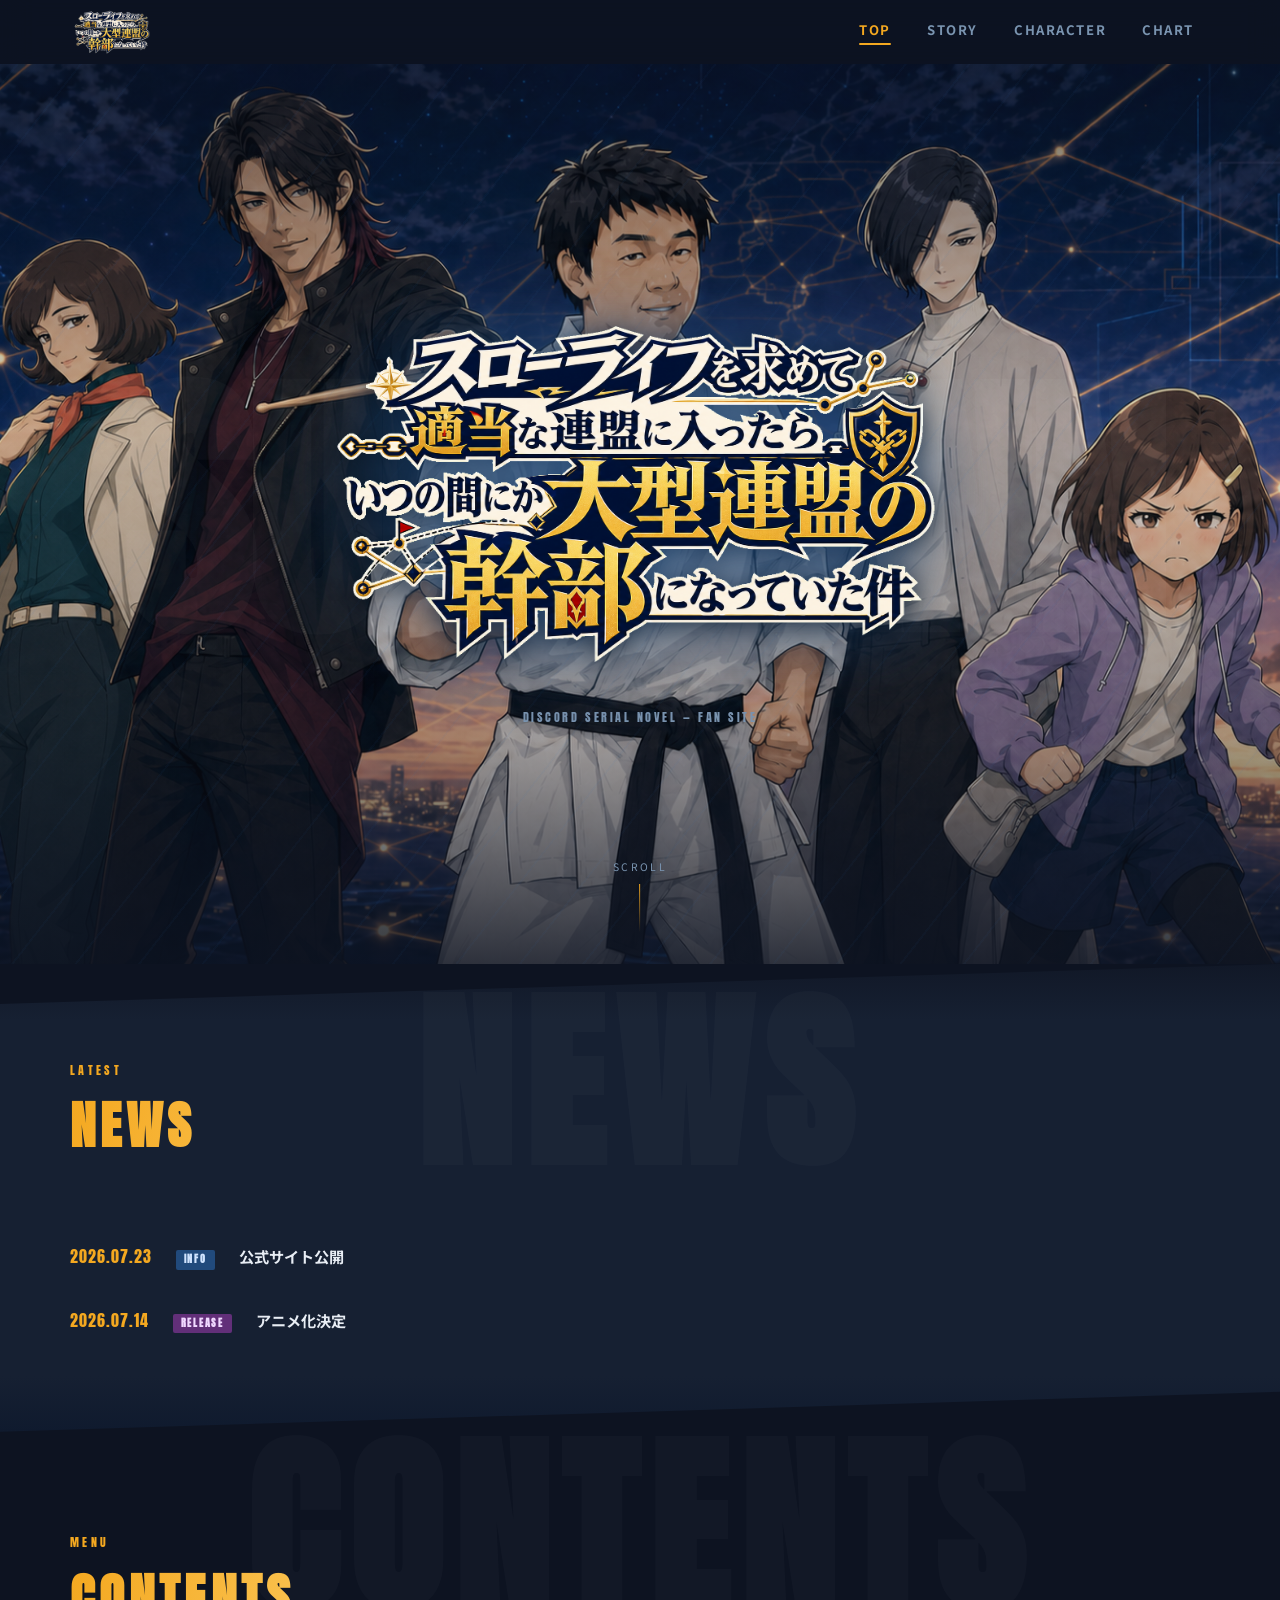
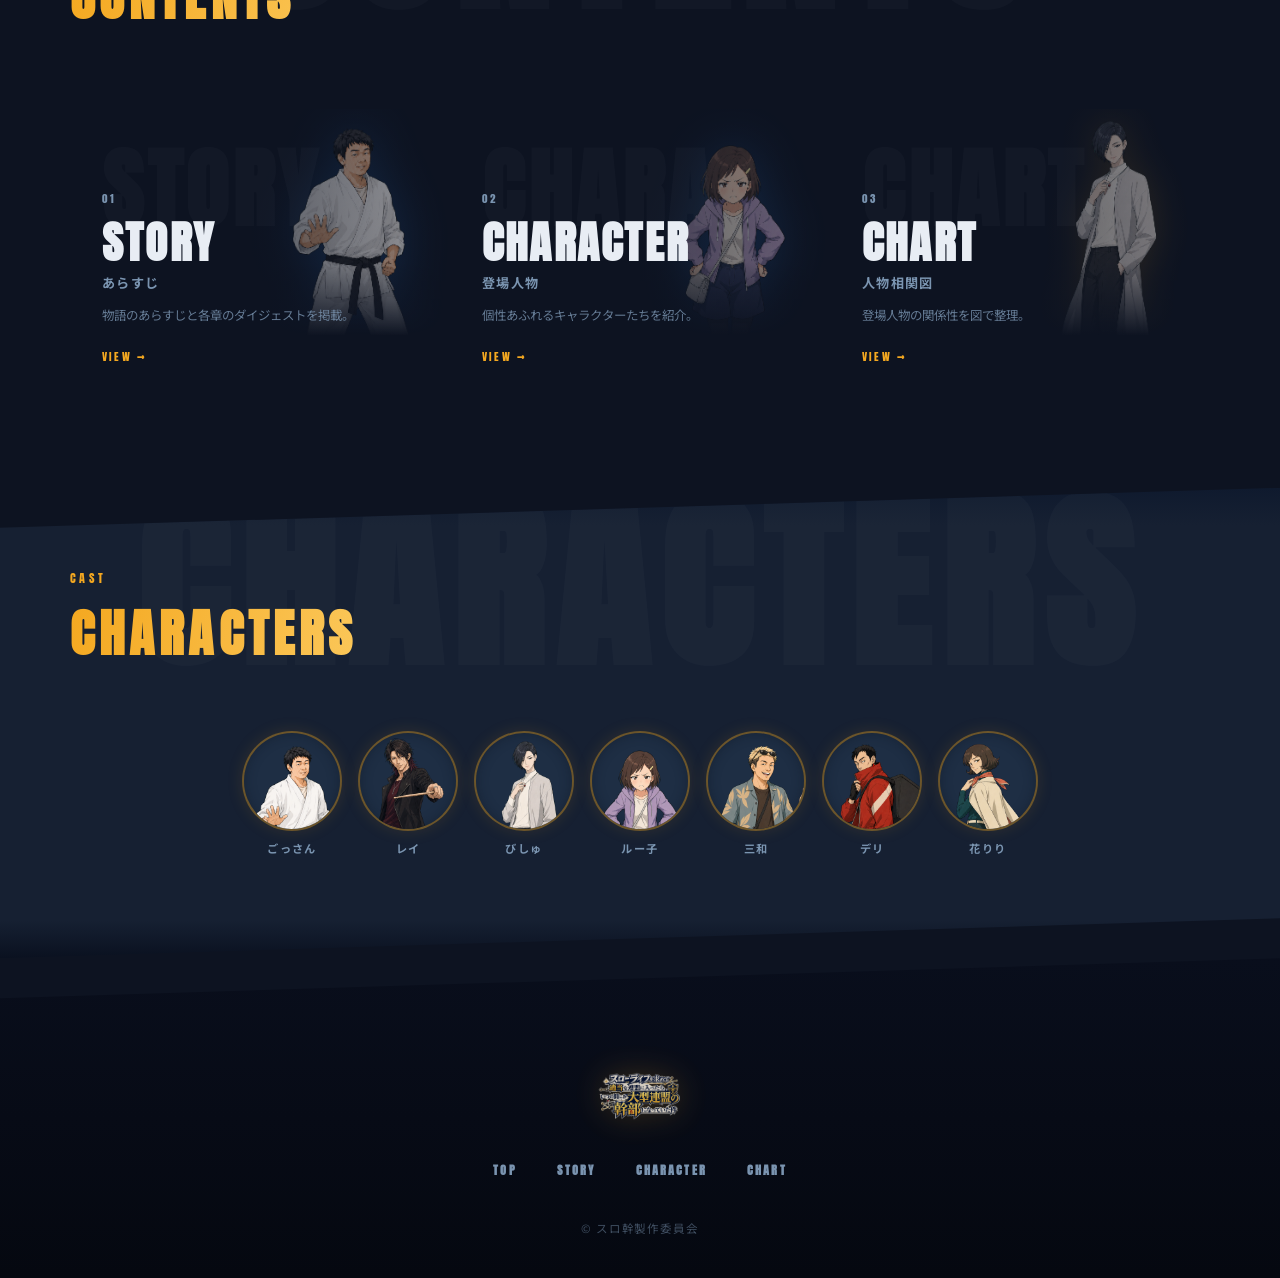
<file: index.html>
<!DOCTYPE html>
<html lang="ja">
<head>
  <meta charset="UTF-8">
  <meta name="viewport" content="width=device-width, initial-scale=1.0">
  <title>スロ幹 — スローライフを求めて適当な連盟に入ったらいつの間にか大型連盟の幹部になっていた件</title>
  <meta name="description" content="Discord連載小説「スロ幹」の公式ファンサイト。あらすじ・キャラクター・人物相関図を公開。">

  <!-- OGP / Twitter Card -->
  <meta property="og:title" content="スロ幹 — スローライフを求めて適当な連盟に入ったらいつの間にか大型連盟の幹部になっていた件">
  <meta property="og:description" content="Discord連載小説「スロ幹」の公式ファンサイト。あらすじ・キャラクター・人物相関図を公開。">
  <meta property="og:type" content="website">
  <meta property="og:image" content="https://sasukemaru13.github.io/surokan-site/assets/ogp.png">
  <meta name="twitter:card" content="summary_large_image">
  <meta name="twitter:image" content="https://sasukemaru13.github.io/surokan-site/assets/ogp.png">

  <link rel="preconnect" href="https://fonts.googleapis.com">
  <link rel="preconnect" href="https://fonts.gstatic.com" crossorigin>
  <link href="https://fonts.googleapis.com/css2?family=Anton&family=Noto+Sans+JP:wght@700;900&display=swap" rel="stylesheet">
  <link rel="stylesheet" href="css/style.css">
</head>
<body>

  <!-- ヘッダー -->
  <header class="site-header">
    <div class="container header-inner">
      <a href="index.html" class="site-logo">
        <img src="assets/logo.png" alt="スロ幹" class="header-logo-img">
      </a>
      <button class="nav-toggle" id="navToggle" aria-label="メニューを開く" aria-expanded="false">
        <span></span>
        <span></span>
        <span></span>
      </button>
      <nav class="site-nav" id="siteNav">
        <ul>
          <li><a href="index.html" aria-current="page">TOP</a></li>
          <li><a href="story.html">STORY</a></li>
          <li><a href="character.html">CHARACTER</a></li>
          <li><a href="chart.html">CHART</a></li>
        </ul>
      </nav>
    </div>
  </header>

  <main>

    <!-- ヒーロー（全画面） -->
    <section class="hero">
      <!-- アンバーパーティクル（CSS only） -->
      <div class="hero-particle-wrap" aria-hidden="true"></div>
      <!-- キービジュアル（Codex制作。PC=横版v2 / スマホ=縦版v1） -->
      <picture>
        <source media="(max-width: 768px)" srcset="assets/kv_mobile.png">
        <img src="assets/kv.png" alt="キービジュアル" class="hero-kv">
      </picture>
      <div class="hero-kv-shade" aria-hidden="true"></div>

      <!-- ゴースト英字（タイトル背後） -->
      <span class="hero-ghost" aria-hidden="true">SUROKANN</span>

      <div class="hero-content">
        <div class="hero-title-block">
          <h1 class="hero-title-main hero-title-logo">
            <img src="assets/logo.png" alt="スローライフを求めて適当な連盟に入ったらいつの間にか大型連盟の幹部になっていた件" class="hero-logo-img">
          </h1>
          <!-- .hero-abbr 削除済み。ロゴ画像がタイトルを担う -->
          <p class="hero-subtitle">Discord Serial Novel — Fan Site</p>
        </div>
      </div>

      <div class="hero-scroll-hint" aria-hidden="true">SCROLL</div>
    </section>

    <!-- NEWS -->
    <section class="news-section">
      <!-- ゴースト文字 -->
      <span class="section-ghost" aria-hidden="true">NEWS</span>

      <div class="container" style="position: relative; z-index: 1;">
        <div class="section-heading fade-in">
          <span class="section-heading-en">LATEST</span>
          <span>NEWS</span>
        </div>
        <ul class="news-list">
          <li class="fade-in fade-in-delay-1">
            <span class="news-date">2026.07.23</span>
            <span class="news-chip news-chip--info">INFO</span>
            <span>公式サイト公開</span>
          </li>
          <li class="fade-in fade-in-delay-2">
            <span class="news-date">2026.07.14</span>
            <span class="news-chip news-chip--release">RELEASE</span>
            <span>アニメ化決定</span>
          </li>
        </ul>
      </div>
    </section>

    <!-- コンテンツ誘導 -->
    <section class="nav-menu-section">
      <span class="section-ghost" aria-hidden="true">CONTENTS</span>

      <div class="container" style="position: relative; z-index: 1;">
        <div class="section-heading fade-in">
          <span class="section-heading-en">MENU</span>
          <span>CONTENTS</span>
        </div>
      </div>

      <div style="position: relative; z-index: 1; width: min(1140px, 92%); margin-inline: auto;">
        <div class="nav-menu-grid">

          <a href="story.html" class="nav-menu-item nav-menu-item--story fade-in fade-in-delay-1">
            <!-- ごっさん立ち絵（主人公＝物語の顔） -->
            <img src="assets/chara_01.png" alt="" class="nav-menu-chara nav-menu-chara--story" aria-hidden="true">
            <span class="nav-menu-item-ghost" aria-hidden="true" style="position:relative;z-index:2;">STORY</span>
            <span class="nav-menu-item-no" style="position:relative;z-index:2;">01</span>
            <span class="nav-menu-item-en" style="position:relative;z-index:2;">STORY</span>
            <p class="nav-menu-item-ja" style="position:relative;z-index:2;">あらすじ</p>
            <p class="nav-menu-item-desc" style="position:relative;z-index:2;">物語のあらすじと各章のダイジェストを掲載。</p>
            <span class="nav-menu-item-arrow" style="position:relative;z-index:2;">VIEW &rarr;</span>
          </a>

          <a href="character.html" class="nav-menu-item nav-menu-item--character fade-in fade-in-delay-2">
            <!-- ルー子立ち絵（表情が立つ） -->
            <img src="assets/chara_04.png" alt="" class="nav-menu-chara nav-menu-chara--character" aria-hidden="true">
            <span class="nav-menu-item-ghost" aria-hidden="true" style="position:relative;z-index:2;">CHARA</span>
            <span class="nav-menu-item-no" style="position:relative;z-index:2;">02</span>
            <span class="nav-menu-item-en" style="position:relative;z-index:2;">CHARACTER</span>
            <p class="nav-menu-item-ja" style="position:relative;z-index:2;">登場人物</p>
            <p class="nav-menu-item-desc" style="position:relative;z-index:2;">個性あふれるキャラクターたちを紹介。</p>
            <span class="nav-menu-item-arrow" style="position:relative;z-index:2;">VIEW &rarr;</span>
          </a>

          <a href="chart.html" class="nav-menu-item nav-menu-item--chart fade-in fade-in-delay-3">
            <!-- びしゅ立ち絵（盟主＝組織の顔） -->
            <img src="assets/chara_03.png" alt="" class="nav-menu-chara nav-menu-chara--chart" aria-hidden="true">
            <span class="nav-menu-item-ghost" aria-hidden="true" style="position:relative;z-index:2;">CHART</span>
            <span class="nav-menu-item-no" style="position:relative;z-index:2;">03</span>
            <span class="nav-menu-item-en" style="position:relative;z-index:2;">CHART</span>
            <p class="nav-menu-item-ja" style="position:relative;z-index:2;">人物相関図</p>
            <p class="nav-menu-item-desc" style="position:relative;z-index:2;">登場人物の関係性を図で整理。</p>
            <span class="nav-menu-item-arrow" style="position:relative;z-index:2;">VIEW &rarr;</span>
          </a>

        </div>
      </div>
    </section>

    <!-- キャラクター顔ならび帯 -->
    <section class="face-strip-section">
      <span class="section-ghost" aria-hidden="true">CHARACTERS</span>
      <div class="container" style="position: relative; z-index: 1;">
        <div class="section-heading fade-in">
          <span class="section-heading-en">CAST</span>
          <span>CHARACTERS</span>
        </div>
        <div class="face-strip fade-in fade-in-delay-1">
          <a href="character.html#chara-01" class="face-item" aria-label="ごっさんの紹介へ">
            <div class="face-circle"><img src="assets/bust_01.png" alt="ごっさん"></div>
            <span class="face-name">ごっさん</span>
          </a>
          <a href="character.html#chara-02" class="face-item" aria-label="レイの紹介へ">
            <div class="face-circle"><img src="assets/bust_02.png" alt="レイ"></div>
            <span class="face-name">レイ</span>
          </a>
          <a href="character.html#chara-03" class="face-item" aria-label="びしゅの紹介へ">
            <div class="face-circle"><img src="assets/bust_03.png" alt="びしゅ"></div>
            <span class="face-name">びしゅ</span>
          </a>
          <a href="character.html#chara-04" class="face-item" aria-label="ルー子の紹介へ">
            <div class="face-circle"><img src="assets/bust_04.png" alt="ルー子"></div>
            <span class="face-name">ルー子</span>
          </a>
          <a href="character.html#chara-05" class="face-item" aria-label="三和の紹介へ">
            <div class="face-circle"><img src="assets/bust_05.png" alt="三和"></div>
            <span class="face-name">三和</span>
          </a>
          <a href="character.html#chara-06" class="face-item" aria-label="デリの紹介へ">
            <div class="face-circle"><img src="assets/bust_06.png" alt="デリ"></div>
            <span class="face-name">デリ</span>
          </a>
          <a href="character.html#chara-07" class="face-item" aria-label="花りりの紹介へ">
            <div class="face-circle"><img src="assets/bust_07.png" alt="花りり"></div>
            <span class="face-name">花りり</span>
          </a>
        </div>
      </div>
    </section>

  </main>

  <!-- フッター -->
  <footer class="site-footer">
    <div class="footer-inner">
      <div class="footer-logo">
        <a href="index.html">
          <img src="assets/logo.png" alt="スロ幹" class="footer-logo-img">
        </a>
      </div>
      <nav class="footer-nav" aria-label="フッターナビゲーション">
        <ul>
          <li><a href="index.html">TOP</a></li>
          <li><a href="story.html">STORY</a></li>
          <li><a href="character.html">CHARACTER</a></li>
          <li><a href="chart.html">CHART</a></li>
        </ul>
      </nav>
      <p class="footer-copy">&copy; スロ幹製作委員会</p>
    </div>
  </footer>

  <script>
    // ハンバーガーメニュー
    const toggle = document.getElementById('navToggle');
    const nav    = document.getElementById('siteNav');
    toggle.addEventListener('click', () => {
      const isOpen = nav.classList.toggle('is-open');
      toggle.setAttribute('aria-expanded', isOpen);
    });

    // スクロールフェードイン（IntersectionObserver）
    const fadeEls = document.querySelectorAll('.fade-in');
    if ('IntersectionObserver' in window) {
      const observer = new IntersectionObserver((entries) => {
        entries.forEach(entry => {
          if (entry.isIntersecting) {
            entry.target.classList.add('is-visible');
            observer.unobserve(entry.target);
          }
        });
      }, { threshold: 0.12 });
      fadeEls.forEach(el => observer.observe(el));
    } else {
      // フォールバック: 全表示
      fadeEls.forEach(el => el.classList.add('is-visible'));
    }
  </script>

</body>
</html>
</file>
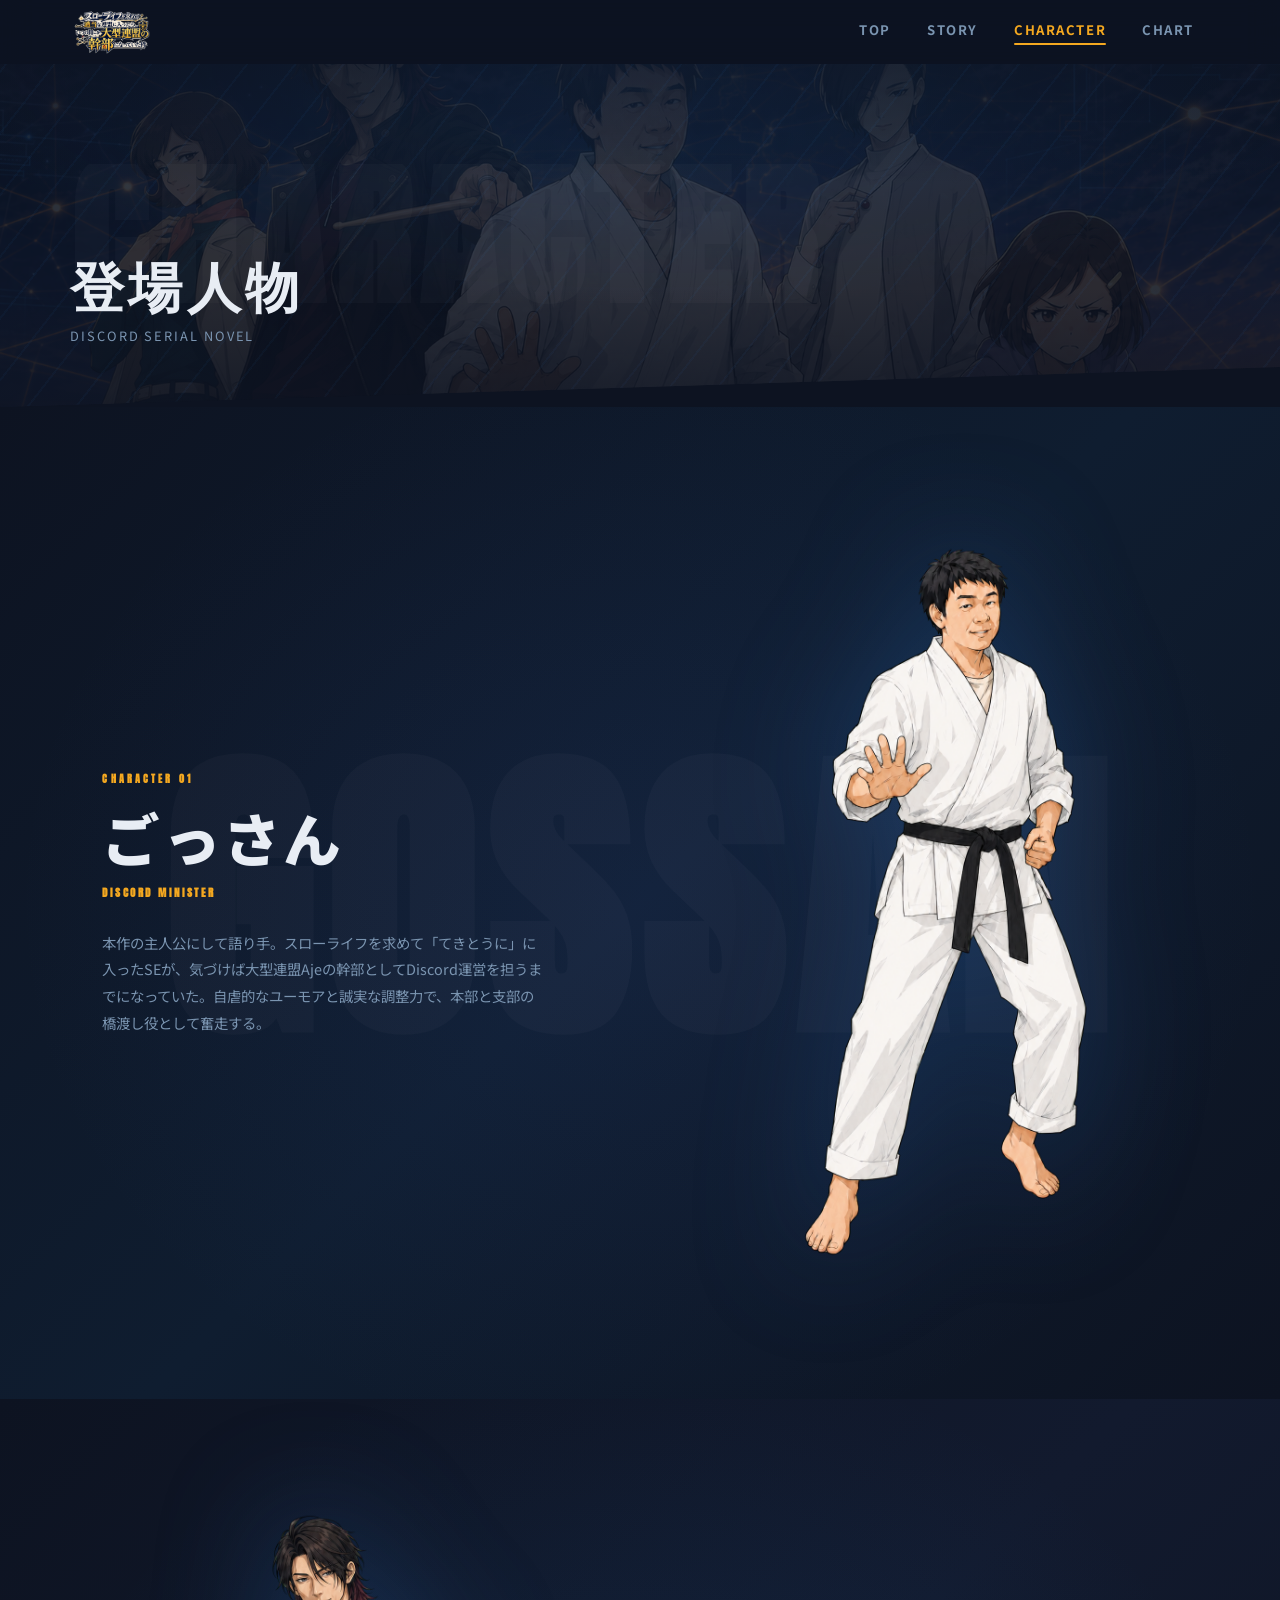
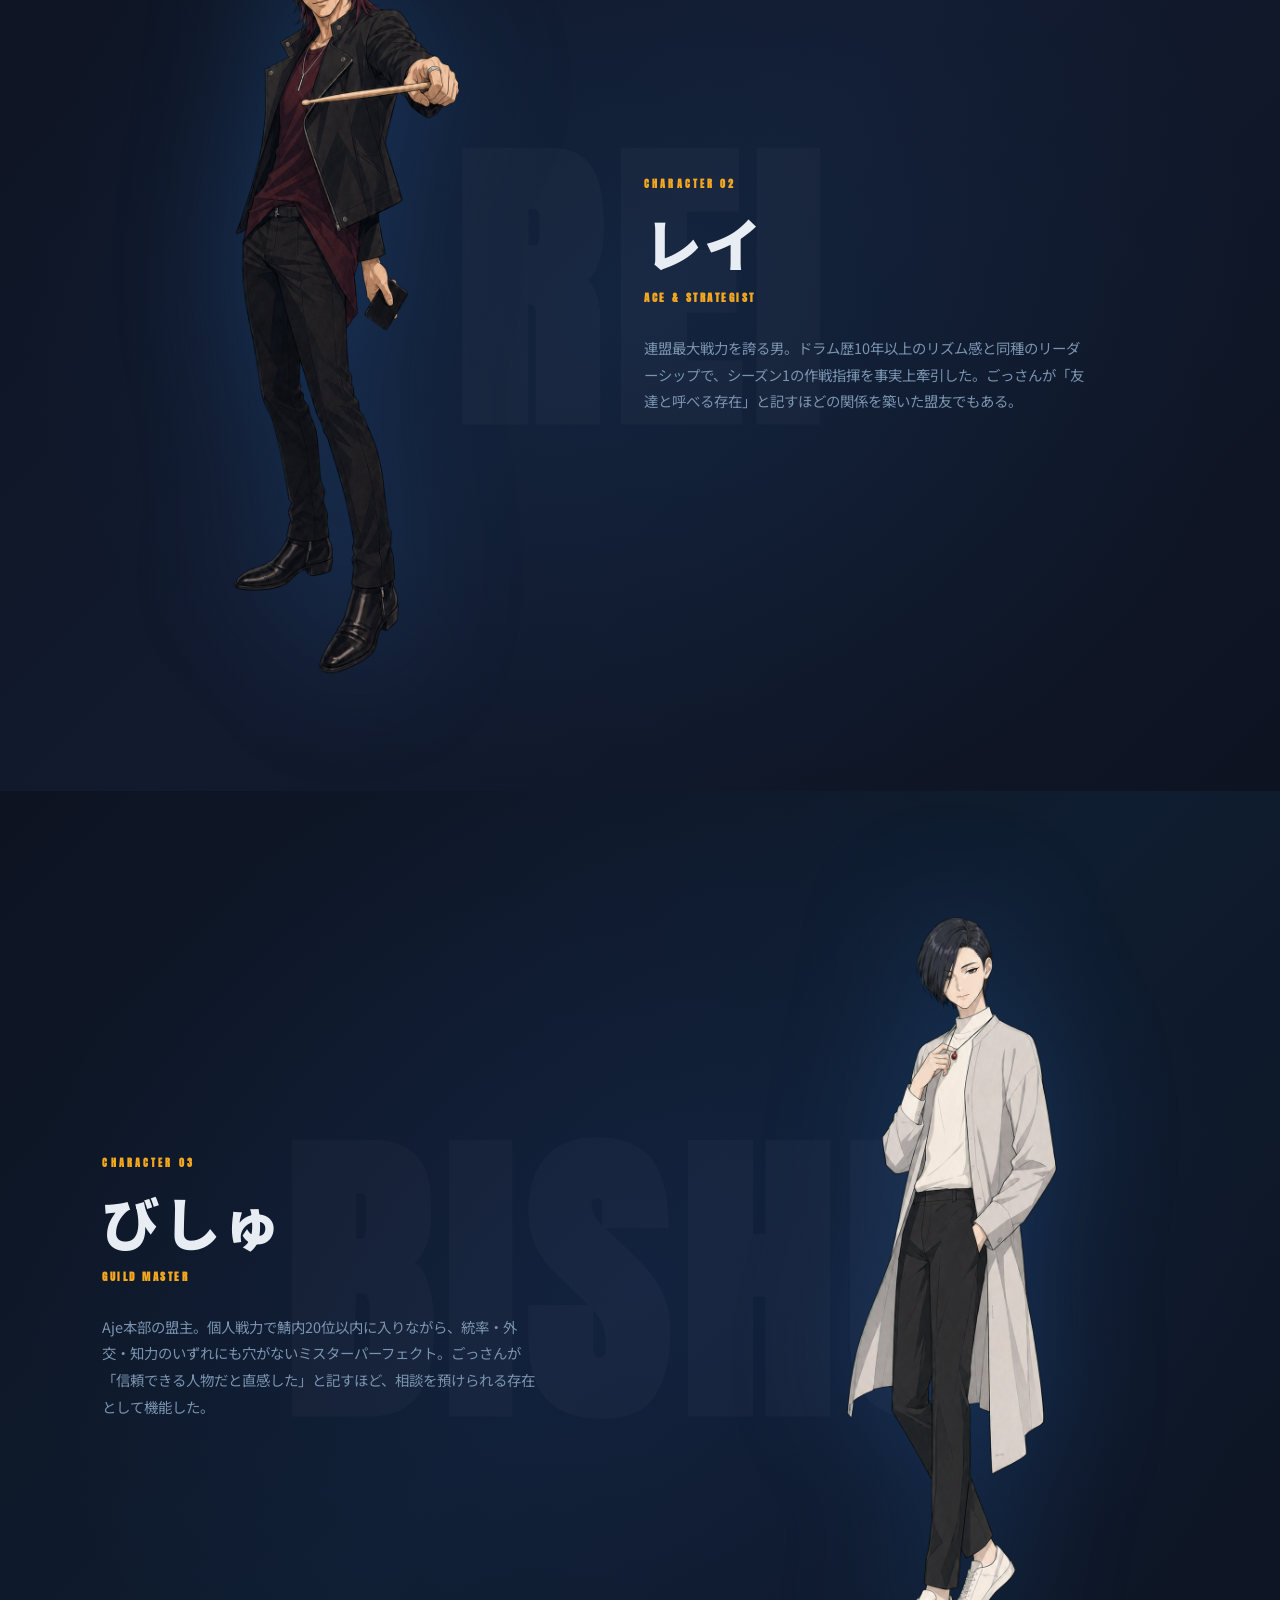
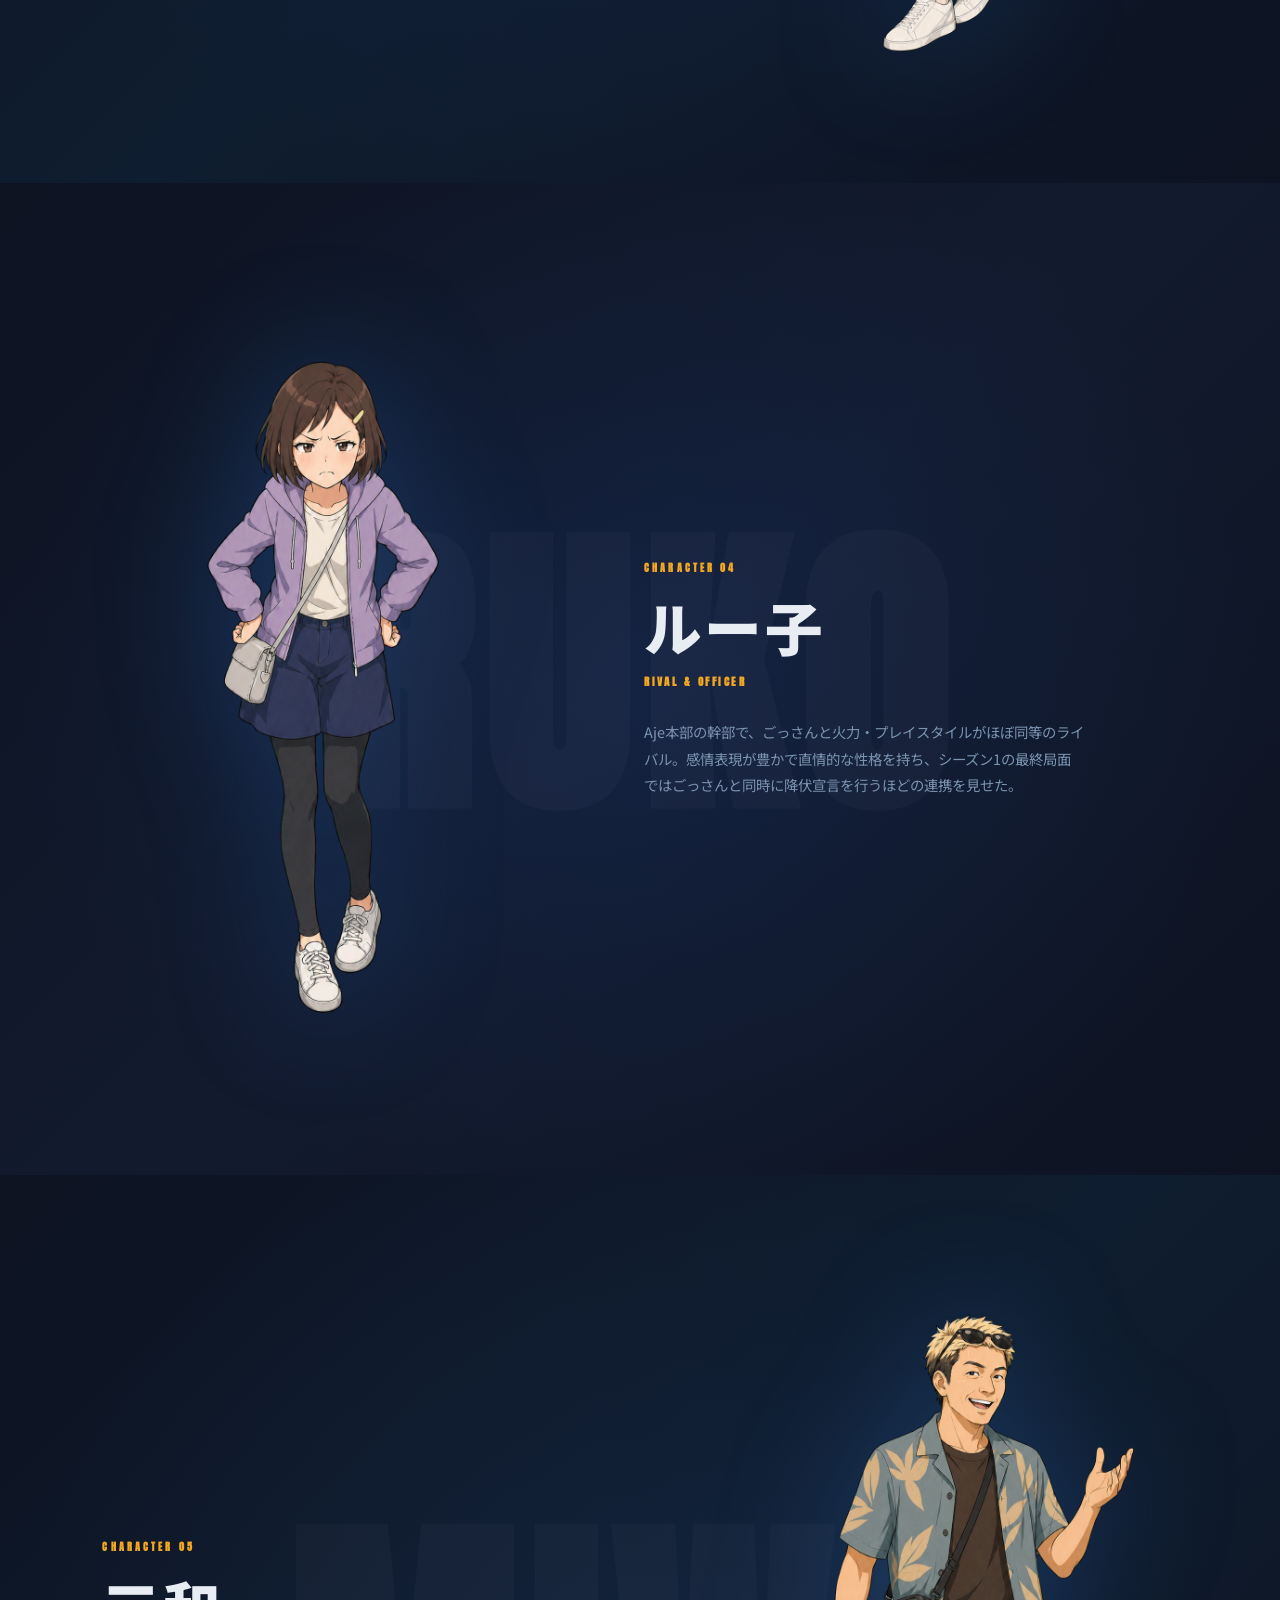
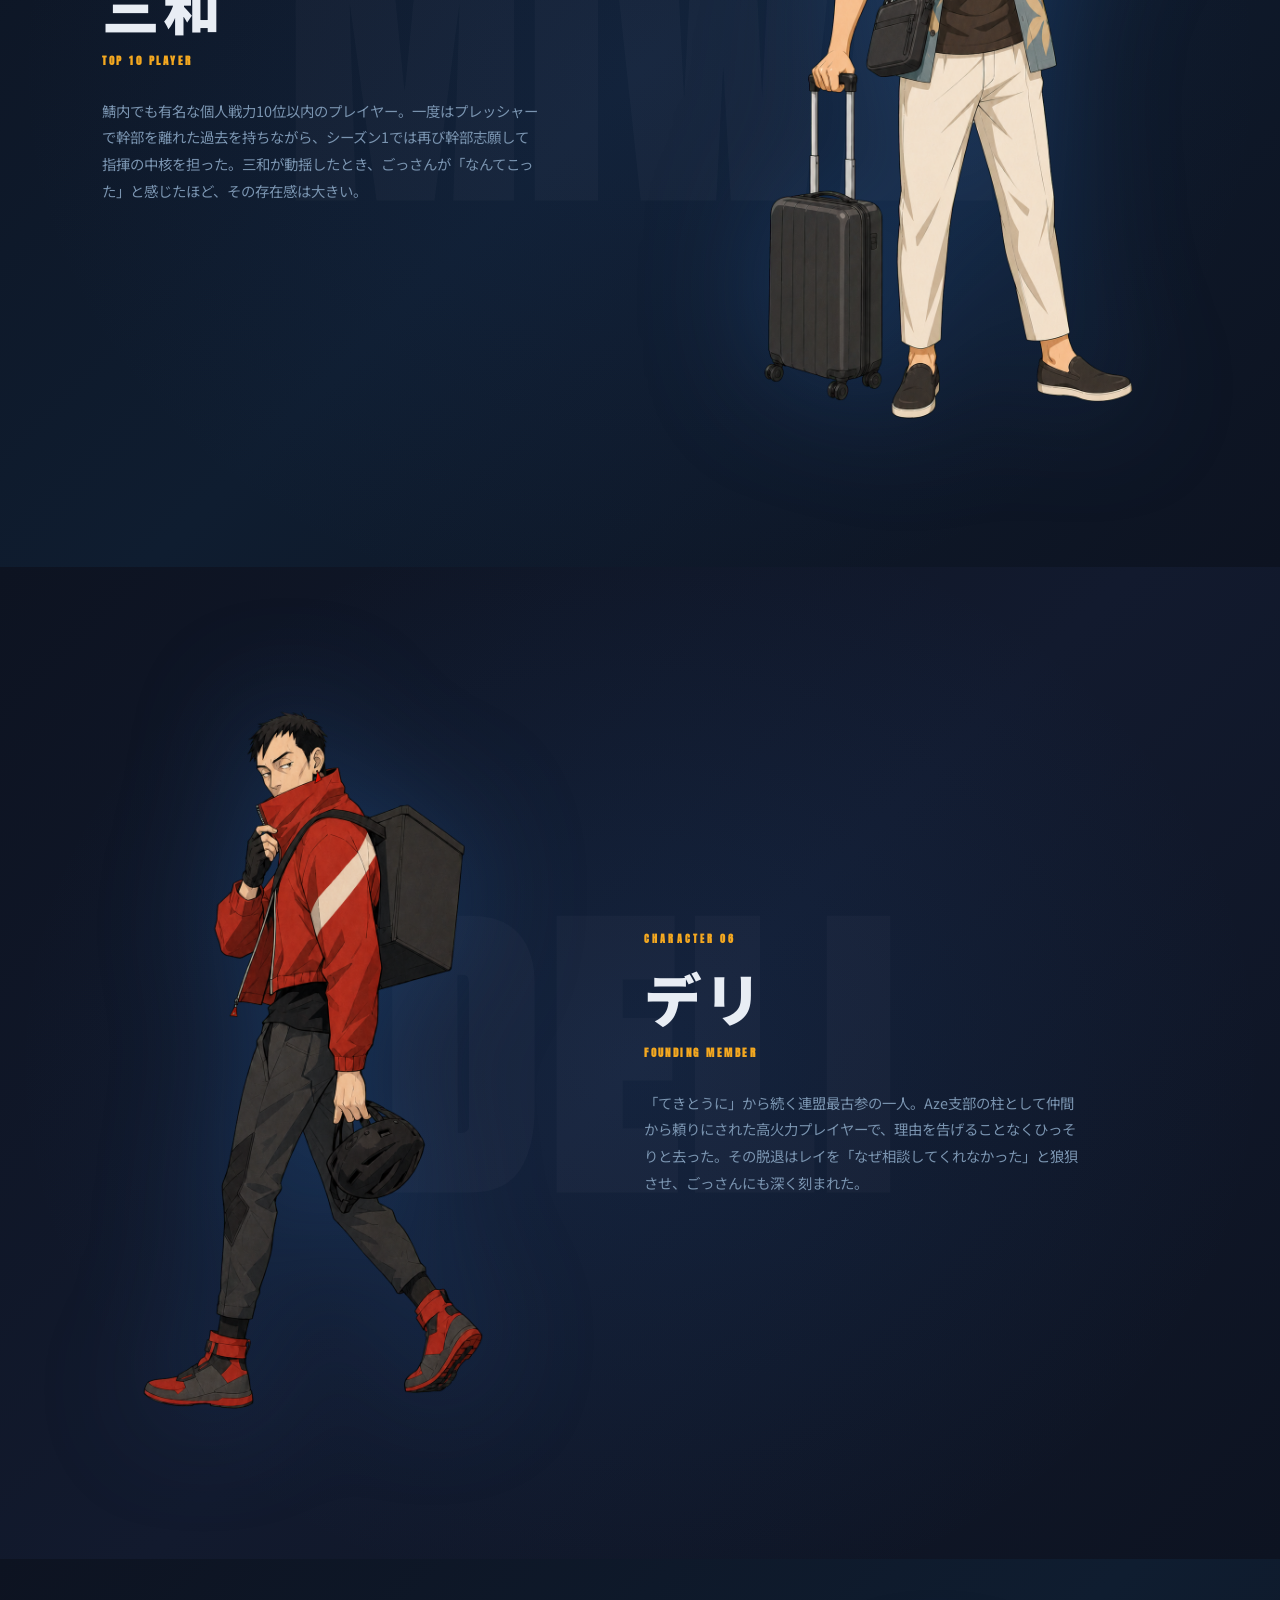
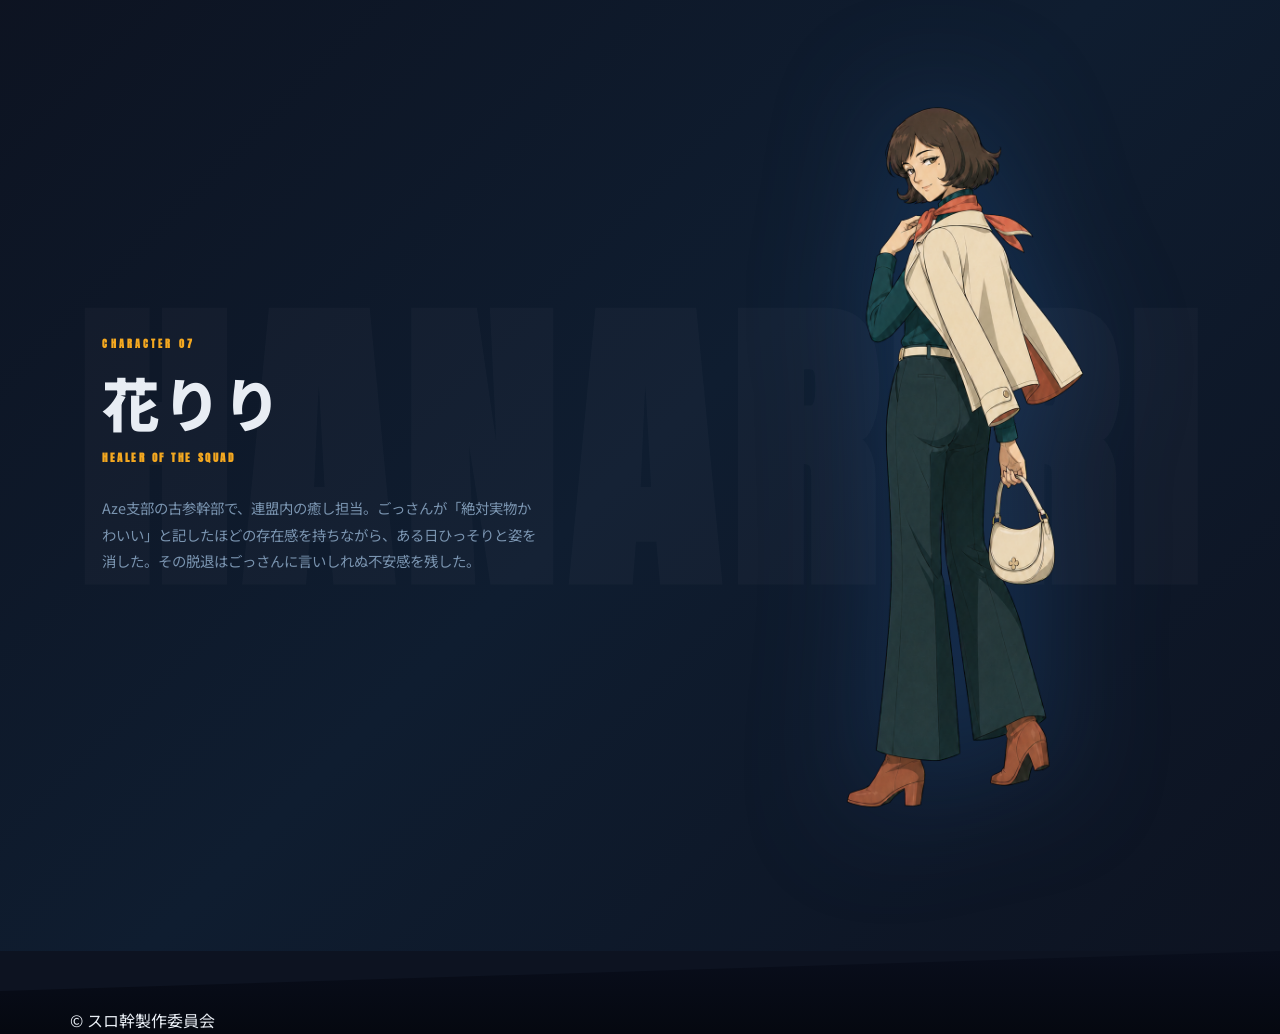
<file: character.html>
<!DOCTYPE html>
<html lang="ja">
<head>
  <meta charset="UTF-8">
  <meta name="viewport" content="width=device-width, initial-scale=1.0">
  <title>CHARACTER — スロ幹</title>
  <meta name="description" content="Discord連載小説「スロ幹」の公式ファンサイト。あらすじ・キャラクター・人物相関図を公開。">

  <!-- OGP / Twitter Card -->
  <meta property="og:title" content="CHARACTER — スロ幹">
  <meta property="og:description" content="Discord連載小説「スロ幹」の公式ファンサイト。あらすじ・キャラクター・人物相関図を公開。">
  <meta property="og:type" content="website">
  <meta property="og:image" content="https://sasukemaru13.github.io/surokan-site/assets/ogp.png">
  <meta name="twitter:card" content="summary_large_image">
  <meta name="twitter:image" content="https://sasukemaru13.github.io/surokan-site/assets/ogp.png">

  <link rel="preconnect" href="https://fonts.googleapis.com">
  <link rel="preconnect" href="https://fonts.gstatic.com" crossorigin>
  <link href="https://fonts.googleapis.com/css2?family=Anton&family=Noto+Sans+JP:wght@700;900&display=swap" rel="stylesheet">
  <link rel="stylesheet" href="css/style.css">
</head>
<body>

  <!-- ヘッダー -->
  <header class="site-header">
    <div class="container header-inner">
      <a href="index.html" class="site-logo">
        <img src="assets/logo.png" alt="スロ幹" class="header-logo-img">
      </a>
      <button class="nav-toggle" id="navToggle" aria-label="メニューを開く" aria-expanded="false">
        <span></span>
        <span></span>
        <span></span>
      </button>
      <nav class="site-nav" id="siteNav">
        <ul>
          <li><a href="index.html">TOP</a></li>
          <li><a href="story.html">STORY</a></li>
          <li><a href="character.html" aria-current="page">CHARACTER</a></li>
          <li><a href="chart.html">CHART</a></li>
        </ul>
      </nav>
    </div>
  </header>

  <main>

    <!-- ページタイトルバナー -->
    <div class="page-banner">
      <div class="container page-banner-inner">
        <p class="page-banner-ghost" aria-hidden="true">CHARACTER</p>
        <h1 class="page-banner-ja">登場人物</h1>
        <p class="page-banner-sub">DISCORD SERIAL NOVEL</p>
      </div>
    </div>

    <!-- ======================================================
         キャラクターシーン（1キャラ = 1セクション・縦スクロール）

         立ち絵の差し替え手順:
           1. .chara-scene-placeholder と .chara-scene-placeholder-label を丸ごと削除
           2. 同じ場所に以下を追加（NN は 01〜07）:
              <img src="assets/chara_NN.png" alt="キャラクター名" class="chara-scene-img">
           3. 透過PNGが背景に溶け込むので追加加工は不要

         ゴースト文字はキャラ名ローマ字（確定後に差し替え）
    ====================================================== -->

    <!-- キャラクター 01 (assets/chara_01.png) -->
    <section class="chara-scene" id="chara-01">
      <span class="chara-scene-ghost" aria-hidden="true">GOSSAN</span>
      <div class="chara-scene-inner">
        <div class="chara-scene-illust">
          <img src="assets/chara_01.png" alt="ごっさん" class="chara-scene-img">
        </div>
        <div class="chara-scene-text">
          <span class="chara-scene-no">CHARACTER 01</span>
          <p class="chara-scene-name">ごっさん</p>
          <span class="chara-scene-role">DISCORD MINISTER</span>
          <p class="chara-scene-intro">本作の主人公にして語り手。スローライフを求めて「てきとうに」に入ったSEが、気づけば大型連盟Ajeの幹部としてDiscord運営を担うまでになっていた。自虐的なユーモアと誠実な調整力で、本部と支部の橋渡し役として奮走する。</p>
        </div>
      </div>
    </section>

    <!-- キャラクター 02 (assets/chara_02.png) -->
    <section class="chara-scene" id="chara-02">
      <span class="chara-scene-ghost" aria-hidden="true">REI</span>
      <div class="chara-scene-inner">
        <div class="chara-scene-illust">
          <img src="assets/chara_02.png" alt="レイ" class="chara-scene-img">
        </div>
        <div class="chara-scene-text">
          <span class="chara-scene-no">CHARACTER 02</span>
          <p class="chara-scene-name">レイ</p>
          <span class="chara-scene-role">ACE &amp; STRATEGIST</span>
          <p class="chara-scene-intro">連盟最大戦力を誇る男。ドラム歴10年以上のリズム感と同種のリーダーシップで、シーズン1の作戦指揮を事実上牽引した。ごっさんが「友達と呼べる存在」と記すほどの関係を築いた盟友でもある。</p>
        </div>
      </div>
    </section>

    <!-- キャラクター 03 (assets/chara_03.png) -->
    <section class="chara-scene" id="chara-03">
      <span class="chara-scene-ghost" aria-hidden="true">BISHU</span>
      <div class="chara-scene-inner">
        <div class="chara-scene-illust">
          <img src="assets/chara_03.png" alt="びしゅ" class="chara-scene-img">
        </div>
        <div class="chara-scene-text">
          <span class="chara-scene-no">CHARACTER 03</span>
          <p class="chara-scene-name">びしゅ</p>
          <span class="chara-scene-role">GUILD MASTER</span>
          <p class="chara-scene-intro">Aje本部の盟主。個人戦力で鯖内20位以内に入りながら、統率・外交・知力のいずれにも穴がないミスターパーフェクト。ごっさんが「信頼できる人物だと直感した」と記すほど、相談を預けられる存在として機能した。</p>
        </div>
      </div>
    </section>

    <!-- キャラクター 04 (assets/chara_04.png) -->
    <section class="chara-scene" id="chara-04">
      <span class="chara-scene-ghost" aria-hidden="true">RUKO</span>
      <div class="chara-scene-inner">
        <div class="chara-scene-illust">
          <img src="assets/chara_04.png" alt="ルー子" class="chara-scene-img">
        </div>
        <div class="chara-scene-text">
          <span class="chara-scene-no">CHARACTER 04</span>
          <p class="chara-scene-name">ルー子</p>
          <span class="chara-scene-role">RIVAL &amp; OFFICER</span>
          <p class="chara-scene-intro">Aje本部の幹部で、ごっさんと火力・プレイスタイルがほぼ同等のライバル。感情表現が豊かで直情的な性格を持ち、シーズン1の最終局面ではごっさんと同時に降伏宣言を行うほどの連携を見せた。</p>
        </div>
      </div>
    </section>

    <!-- キャラクター 05 (assets/chara_05.png) -->
    <section class="chara-scene" id="chara-05">
      <span class="chara-scene-ghost" aria-hidden="true">MIWA</span>
      <div class="chara-scene-inner">
        <div class="chara-scene-illust">
          <img src="assets/chara_05.png" alt="三和" class="chara-scene-img">
        </div>
        <div class="chara-scene-text">
          <span class="chara-scene-no">CHARACTER 05</span>
          <p class="chara-scene-name">三和</p>
          <span class="chara-scene-role">TOP 10 PLAYER</span>
          <p class="chara-scene-intro">鯖内でも有名な個人戦力10位以内のプレイヤー。一度はプレッシャーで幹部を離れた過去を持ちながら、シーズン1では再び幹部志願して指揮の中核を担った。三和が動揺したとき、ごっさんが「なんてこった」と感じたほど、その存在感は大きい。</p>
        </div>
      </div>
    </section>

    <!-- キャラクター 06 (assets/chara_06.png) -->
    <section class="chara-scene" id="chara-06">
      <span class="chara-scene-ghost" aria-hidden="true">DELI</span>
      <div class="chara-scene-inner">
        <div class="chara-scene-illust">
          <img src="assets/chara_06.png" alt="デリ" class="chara-scene-img">
        </div>
        <div class="chara-scene-text">
          <span class="chara-scene-no">CHARACTER 06</span>
          <p class="chara-scene-name">デリ</p>
          <span class="chara-scene-role">FOUNDING MEMBER</span>
          <p class="chara-scene-intro">「てきとうに」から続く連盟最古参の一人。Aze支部の柱として仲間から頼りにされた高火力プレイヤーで、理由を告げることなくひっそりと去った。その脱退はレイを「なぜ相談してくれなかった」と狼狽させ、ごっさんにも深く刻まれた。</p>
        </div>
      </div>
    </section>

    <!-- キャラクター 07 (assets/chara_07.png) -->
    <section class="chara-scene" id="chara-07">
      <span class="chara-scene-ghost" aria-hidden="true">HANARIRI</span>
      <div class="chara-scene-inner">
        <div class="chara-scene-illust">
          <img src="assets/chara_07.png" alt="花りり" class="chara-scene-img">
        </div>
        <div class="chara-scene-text">
          <span class="chara-scene-no">CHARACTER 07</span>
          <p class="chara-scene-name">花りり</p>
          <span class="chara-scene-role">HEALER OF THE SQUAD</span>
          <p class="chara-scene-intro">Aze支部の古参幹部で、連盟内の癒し担当。ごっさんが「絶対実物かわいい」と記したほどの存在感を持ちながら、ある日ひっそりと姿を消した。その脱退はごっさんに言いしれぬ不安感を残した。</p>
        </div>
      </div>
    </section>

  </main>

  <!-- フッター -->
  <footer class="site-footer">
    <div class="container">
      <p>&copy; スロ幹製作委員会</p>
    </div>
  </footer>

  <script>
    // ハンバーガーメニュー
    const toggle = document.getElementById('navToggle');
    const nav    = document.getElementById('siteNav');
    toggle.addEventListener('click', () => {
      const isOpen = nav.classList.toggle('is-open');
      toggle.setAttribute('aria-expanded', isOpen);
    });

    // キャラシーン スクロール登場アニメーション
    // .chara-scene が画面に入ったら .is-visible を付与
    // CSS 側で illust と text に別々の transition-delay が設定されている
    const scenes = document.querySelectorAll('.chara-scene');
    if ('IntersectionObserver' in window) {
      const sceneObserver = new IntersectionObserver((entries) => {
        entries.forEach(entry => {
          if (entry.isIntersecting) {
            entry.target.classList.add('is-visible');
            sceneObserver.unobserve(entry.target);
          }
        });
      }, {
        threshold: 0.15   // 画面の15%入ったら発火
      });
      scenes.forEach(el => sceneObserver.observe(el));
    } else {
      // IntersectionObserver 非対応フォールバック
      scenes.forEach(el => el.classList.add('is-visible'));
    }
  </script>

</body>
</html>
</file>
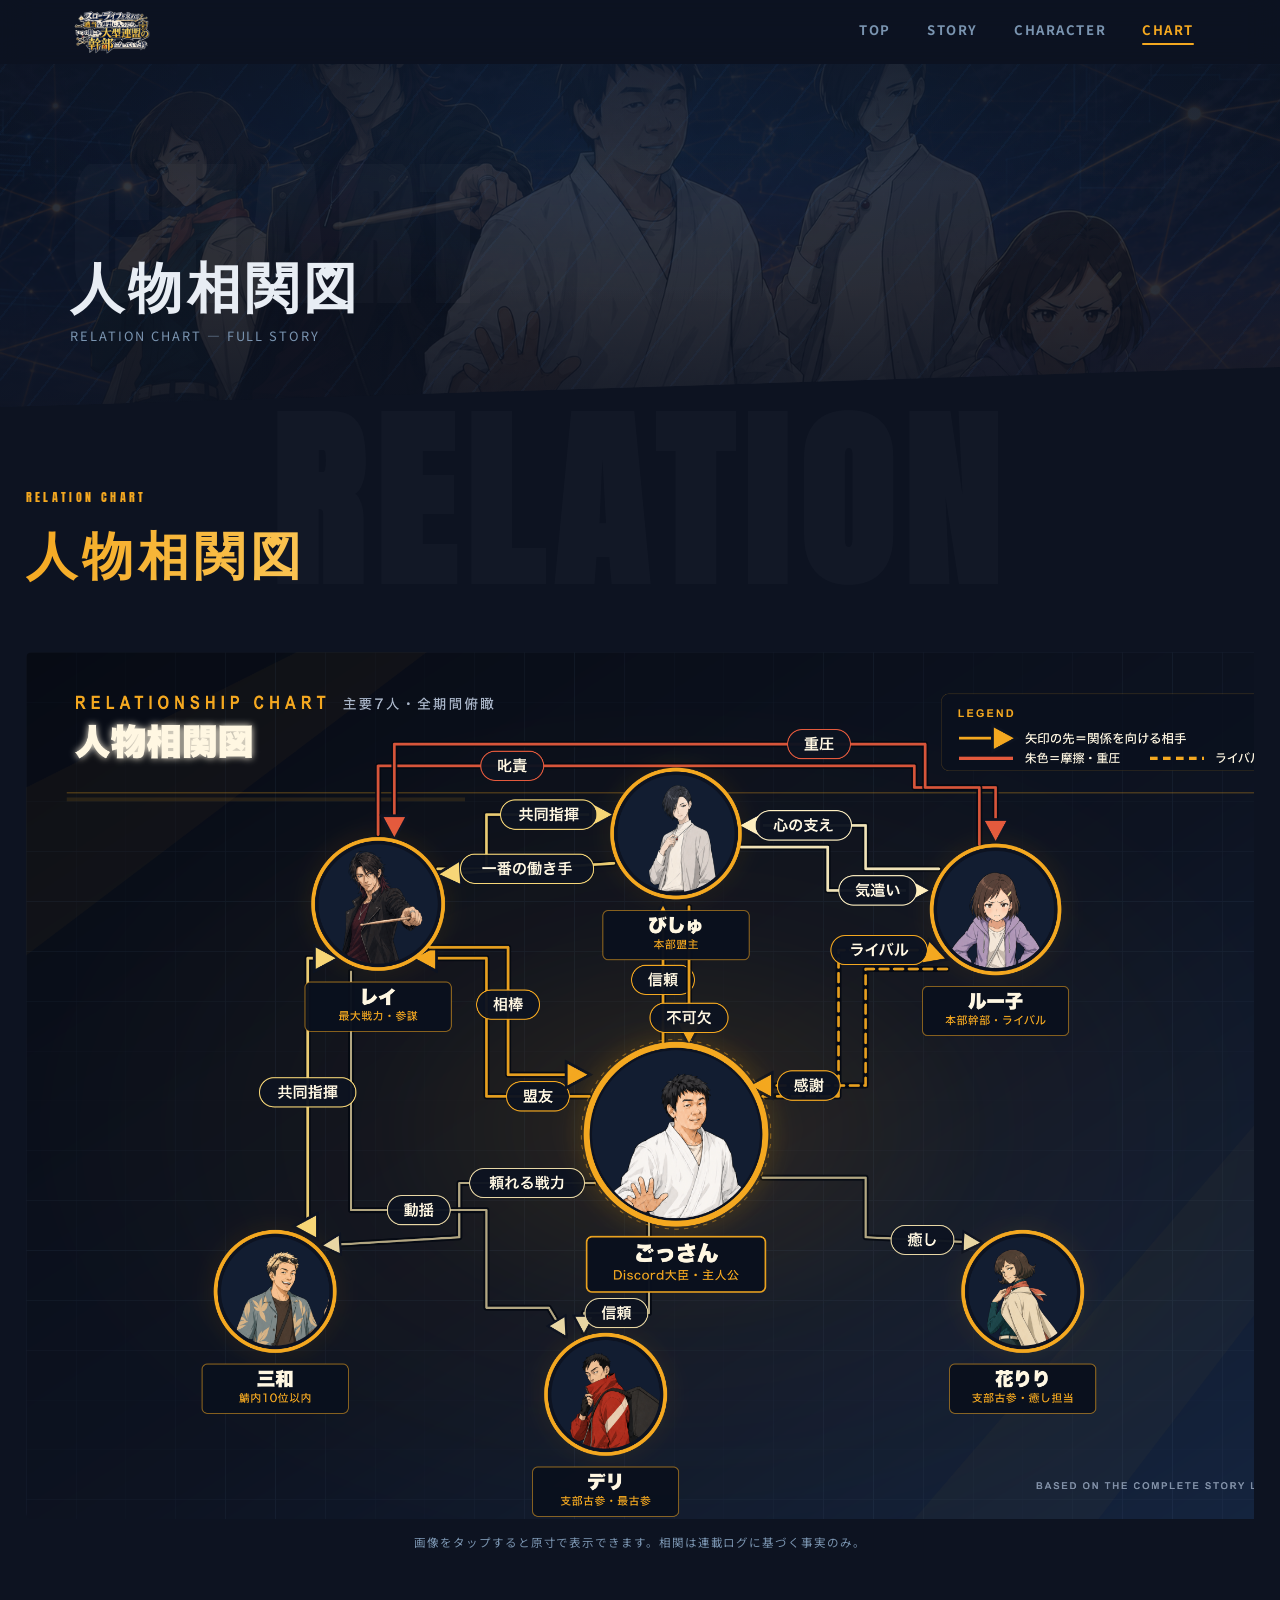
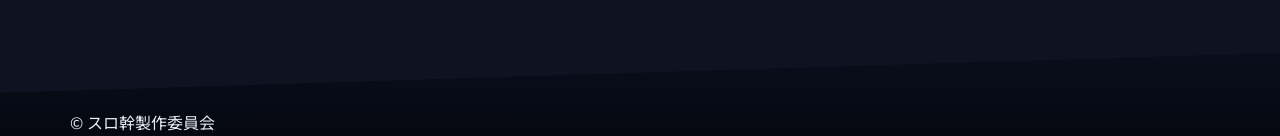
<file: chart.html>
<!DOCTYPE html>
<html lang="ja">
<head>
  <meta charset="UTF-8">
  <meta name="viewport" content="width=device-width, initial-scale=1.0">
  <title>CHART — スロ幹</title>
  <meta name="description" content="Discord連載小説「スロ幹」の公式ファンサイト。あらすじ・キャラクター・人物相関図を公開。">

  <!-- OGP / Twitter Card -->
  <meta property="og:title" content="CHART — スロ幹">
  <meta property="og:description" content="Discord連載小説「スロ幹」の公式ファンサイト。あらすじ・キャラクター・人物相関図を公開。">
  <meta property="og:type" content="website">
  <meta property="og:image" content="https://sasukemaru13.github.io/surokan-site/assets/ogp.png">
  <meta name="twitter:card" content="summary_large_image">
  <meta name="twitter:image" content="https://sasukemaru13.github.io/surokan-site/assets/ogp.png">

  <link rel="preconnect" href="https://fonts.googleapis.com">
  <link rel="preconnect" href="https://fonts.gstatic.com" crossorigin>
  <link href="https://fonts.googleapis.com/css2?family=Anton&family=Noto+Sans+JP:wght@700;900&display=swap" rel="stylesheet">
  <link rel="stylesheet" href="css/style.css">

  <style>
    /* ================================================
       CHARTページ固有スタイル
       ================================================ */

    /* 横スクロールラッパー（スマホ対応の核） */
    .chart-scroll-outer {
      width: 100%;
      overflow-x: auto;
      -webkit-overflow-scrolling: touch;
      scrollbar-width: thin;
      scrollbar-color: rgba(244,168,32,0.3) transparent;
    }
    .chart-scroll-outer::-webkit-scrollbar {
      height: 4px;
    }
    .chart-scroll-outer::-webkit-scrollbar-thumb {
      background: rgba(244,168,32,0.35);
      border-radius: 2px;
    }

    /* キャンバス本体：min-widthで1300px以下でも崩れない */
    .chart-canvas {
      min-width: 1300px;
      width: 100%;
      position: relative;
    }

    /* スクロールヒント（スマホのみ表示） */
    .chart-scroll-hint {
      display: none;
      text-align: center;
      font-size: 0.68rem;
      letter-spacing: 0.18em;
      color: var(--text-muted);
      margin-bottom: 16px;
    }
    @media (max-width: 768px) {
      .chart-scroll-hint { display: block; }
    }

    /* SVG本体 */
    /* 相関図画像（インフォグラフィック） */
    .chart-img {
      display: block;
      width: 100%;
      height: auto;
      border-radius: 6px;
    }

    /* ---- グループラベル ---- */
    .group-label {
      font-family: 'Anton', sans-serif;
      font-size: 28px;
      letter-spacing: 0.14em;
      fill: rgba(244,168,32,0.45);
    }

    /* ---- 主要ノード ---- */
    .node-name {
      font-family: 'Noto Sans JP', sans-serif;
      font-weight: 900;
      font-size: 28px;
      fill: var(--text, #E8EDF4);
      text-anchor: middle;
    }
    .node-name-main {
      font-size: 36px;
    }

    .node-role {
      font-family: 'Anton', sans-serif;
      font-size: 18px;
      letter-spacing: 0.12em;
      fill: rgba(244,168,32,0.8);
      text-anchor: middle;
    }

    /* 準主要ノード */
    .node-sub-name {
      font-family: 'Noto Sans JP', sans-serif;
      font-weight: 700;
      font-size: 22px;
      fill: #7A94B0;
      text-anchor: middle;
    }
    .node-sub-role {
      font-family: 'Anton', sans-serif;
      font-size: 17px;
      letter-spacing: 0.1em;
      fill: rgba(244,168,32,0.5);
      text-anchor: middle;
    }

    /* 名前のみチップ */
    .node-chip-text {
      font-family: 'Noto Sans JP', sans-serif;
      font-weight: 700;
      font-size: 21px;
      fill: #5a7290;
      text-anchor: middle;
      dominant-baseline: central;
    }

    /* 関係線ラベル */
    .edge-label {
      font-family: 'Noto Sans JP', sans-serif;
      font-weight: 700;
      font-size: 21px;
      fill: rgba(244,168,32,0.9);
      text-anchor: middle;
      dominant-baseline: central;
    }
    .edge-label-muted {
      font-size: 18px;
      fill: rgba(122,148,176,0.75);
    }
    .edge-label-rival {
      font-size: 19px;
      fill: #e05a2b;
    }

    /* ポップインアニメ（ノード） */
    @keyframes node-pop {
      0%   { opacity: 0; transform: scale(0.6); }
      80%  { opacity: 1; transform: scale(1.06); }
      100% { opacity: 1; transform: scale(1); }
    }
    .node-group {
      opacity: 0;
      transform-origin: center;
    }
    .node-group.is-visible {
      animation: node-pop 0.5s cubic-bezier(0.22,1,0.36,1) forwards;
    }

    .delay-1  { animation-delay: 0.05s; }
    .delay-2  { animation-delay: 0.10s; }
    .delay-3  { animation-delay: 0.15s; }
    .delay-4  { animation-delay: 0.20s; }
    .delay-5  { animation-delay: 0.25s; }
    .delay-6  { animation-delay: 0.30s; }
    .delay-7  { animation-delay: 0.35s; }
    .delay-8  { animation-delay: 0.40s; }
    .delay-9  { animation-delay: 0.45s; }
    .delay-10 { animation-delay: 0.50s; }
    .delay-11 { animation-delay: 0.55s; }
    .delay-12 { animation-delay: 0.60s; }
    .delay-13 { animation-delay: 0.65s; }
    .delay-14 { animation-delay: 0.70s; }

    /* 凡例 */
    .legend-section {
      padding: 32px 0 0;
    }
    .legend-inner {
      display: flex;
      flex-wrap: wrap;
      gap: 16px 32px;
      justify-content: center;
      align-items: center;
    }
    .legend-item {
      display: flex;
      align-items: center;
      gap: 8px;
      font-size: 0.78rem;
      color: var(--text-muted);
      letter-spacing: 0.08em;
    }
    .legend-line {
      width: 36px;
      height: 2px;
      flex-shrink: 0;
    }
    .legend-line--gold     { background: #F4A820; }
    .legend-line--rival    { background: #e05a2b; }
    .legend-line--muted    { background: #3a5268; }
    .legend-line--dashed   {
      background: repeating-linear-gradient(90deg, #7A94B0 0, #7A94B0 5px, transparent 5px, transparent 9px);
    }
    .legend-arrow {
      width: 0; height: 0;
      border-top: 5px solid transparent;
      border-bottom: 5px solid transparent;
      border-left: 9px solid #F4A820;
      flex-shrink: 0;
    }
    .legend-arrow--rival { border-left-color: #e05a2b; }
    .legend-circle {
      width: 14px;
      height: 14px;
      border-radius: 50%;
      border: 2px solid #F4A820;
      flex-shrink: 0;
    }
    .legend-circle--sub {
      border-color: #3a5268;
      background: transparent;
    }

    .legend-heading {
      font-family: 'Anton', sans-serif;
      font-size: 0.65rem;
      letter-spacing: 0.25em;
      color: rgba(244,168,32,0.6);
      text-align: center;
      margin-bottom: 12px;
    }

    /* エッジのフェードイン */
    .edge-group {
      opacity: 0;
      transition: opacity 0.8s ease 0.2s;
    }
    .edge-group.is-visible {
      opacity: 1;
    }
  </style>
</head>
<body>

  <!-- ヘッダー -->
  <header class="site-header">
    <div class="container header-inner">
      <a href="index.html" class="site-logo">
        <img src="assets/logo.png" alt="スロ幹" class="header-logo-img">
      </a>
      <button class="nav-toggle" id="navToggle" aria-label="メニューを開く" aria-expanded="false">
        <span></span>
        <span></span>
        <span></span>
      </button>
      <nav class="site-nav" id="siteNav">
        <ul>
          <li><a href="index.html">TOP</a></li>
          <li><a href="story.html">STORY</a></li>
          <li><a href="character.html">CHARACTER</a></li>
          <li><a href="chart.html" aria-current="page">CHART</a></li>
        </ul>
      </nav>
    </div>
  </header>

  <main>

    <!-- ページタイトルバナー -->
    <div class="page-banner">
      <div class="container page-banner-inner">
        <p class="page-banner-ghost" aria-hidden="true">CHART</p>
        <h1 class="page-banner-ja">人物相関図</h1>
        <p class="page-banner-sub">RELATION CHART — FULL STORY</p>
      </div>
    </div>

    <!-- 人物相関図 -->
    <section class="chart-section">
      <span class="section-ghost" aria-hidden="true">RELATION</span>

      <div class="chart-section-wide" style="position: relative; z-index: 1; width: min(1720px, 96vw); margin-inline: auto;">

        <div class="section-heading fade-in">
          <span class="section-heading-en">RELATION CHART</span>
          <span>人物相関図</span>
        </div>

        <!-- スクロールヒント（スマホのみ） -->
        <p class="chart-scroll-hint">&#8592; 左右にスクロールできます &#8594;</p>

        <!-- 相関図（Codex制作インフォグラフィック v6・2400x1600）。タップで原寸表示 -->
        <div class="chart-scroll-outer fade-in fade-in-delay-1">
          <div class="chart-canvas">
            <a href="assets/chart.png" target="_blank" rel="noopener">
              <img src="assets/chart.png" alt="スロ幹 人物相関図（主要7人・全期間俯瞰）" class="chart-img">
            </a>
          </div>
        </div>
        <p style="text-align:center; font-size:0.72rem; color:var(--text-muted); margin-top:14px; letter-spacing:0.08em;">画像をタップすると原寸で表示できます。相関は連載ログに基づく事実のみ。</p>

      </div><!-- /chart-section-wide -->
    </section>

  </main>

  <!-- フッター -->
  <footer class="site-footer">
    <div class="container">
      <p>&copy; スロ幹製作委員会</p>
    </div>
  </footer>

  <script>
    const toggle = document.getElementById('navToggle');
    const nav    = document.getElementById('siteNav');
    toggle.addEventListener('click', () => {
      const isOpen = nav.classList.toggle('is-open');
      toggle.setAttribute('aria-expanded', isOpen);
    });

    // スクロールフェードイン（既存の .fade-in 要素）
    const fadeEls = document.querySelectorAll('.fade-in');

    if ('IntersectionObserver' in window) {
      const fadeObs = new IntersectionObserver((entries) => {
        entries.forEach(entry => {
          if (entry.isIntersecting) {
            entry.target.classList.add('is-visible');
            fadeObs.unobserve(entry.target);
          }
        });
      }, { threshold: 0.08 });
      fadeEls.forEach(el => fadeObs.observe(el));
    } else {
      fadeEls.forEach(el => el.classList.add('is-visible'));
    }
  </script>

</body>
</html>
</file>
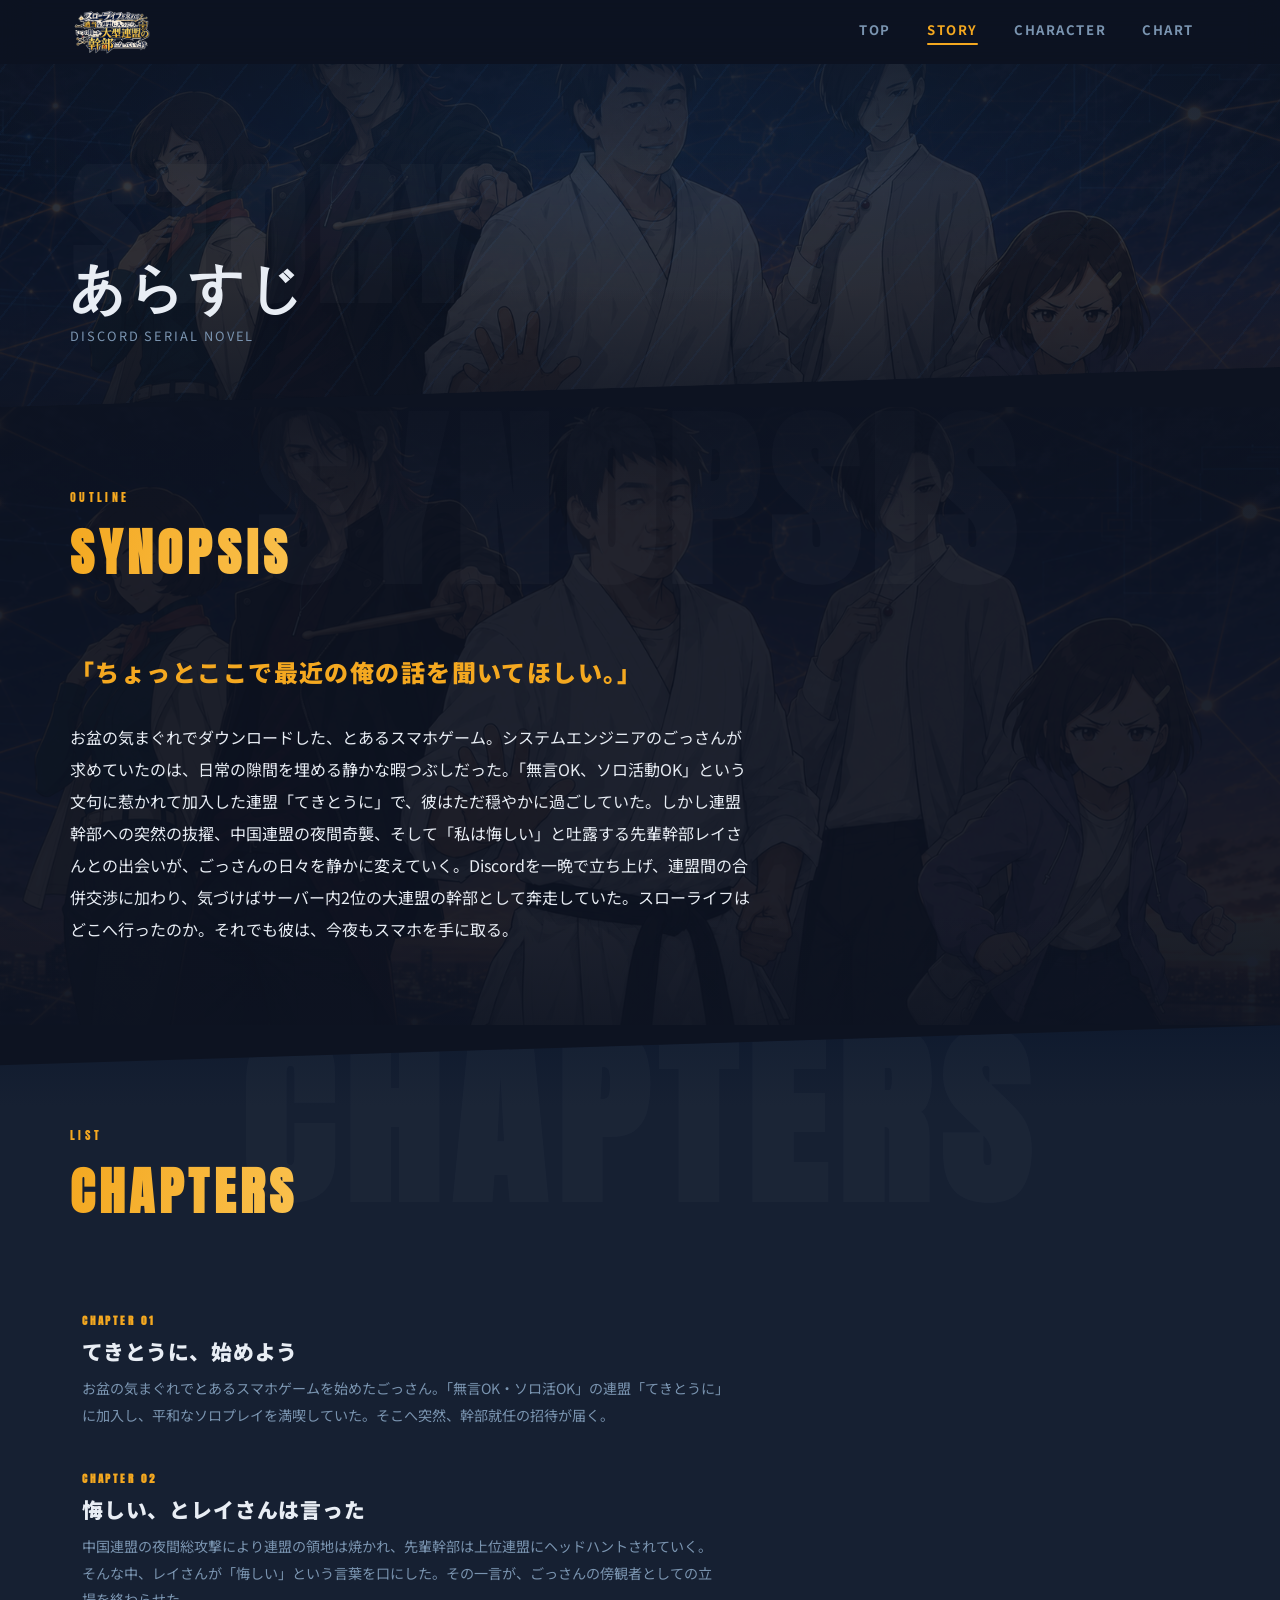
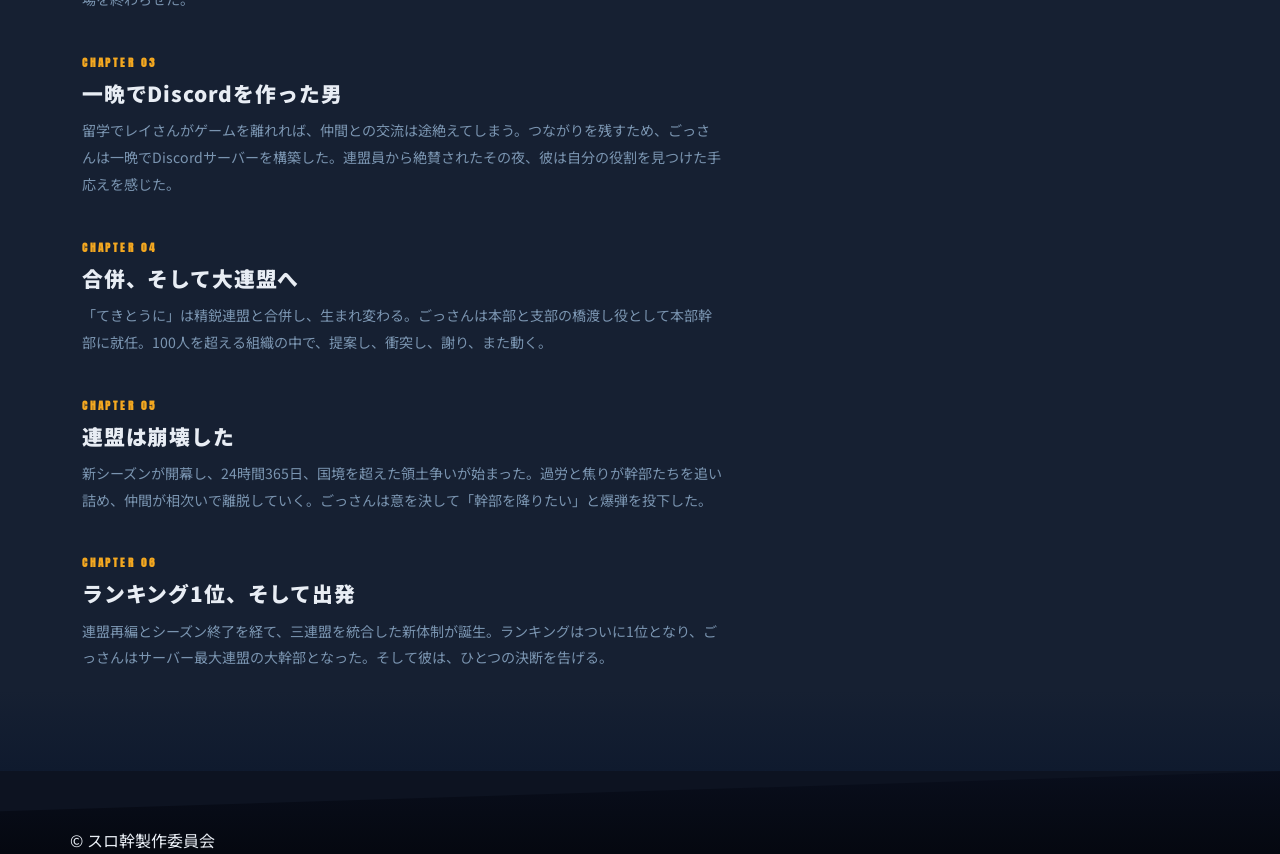
<file: story.html>
<!DOCTYPE html>
<html lang="ja">
<head>
  <meta charset="UTF-8">
  <meta name="viewport" content="width=device-width, initial-scale=1.0">
  <title>STORY — スロ幹</title>
  <meta name="description" content="Discord連載小説「スロ幹」の公式ファンサイト。あらすじ・キャラクター・人物相関図を公開。">

  <!-- OGP / Twitter Card -->
  <meta property="og:title" content="STORY — スロ幹">
  <meta property="og:description" content="Discord連載小説「スロ幹」の公式ファンサイト。あらすじ・キャラクター・人物相関図を公開。">
  <meta property="og:type" content="website">
  <meta property="og:image" content="https://sasukemaru13.github.io/surokan-site/assets/ogp.png">
  <meta name="twitter:card" content="summary_large_image">
  <meta name="twitter:image" content="https://sasukemaru13.github.io/surokan-site/assets/ogp.png">

  <link rel="preconnect" href="https://fonts.googleapis.com">
  <link rel="preconnect" href="https://fonts.gstatic.com" crossorigin>
  <link href="https://fonts.googleapis.com/css2?family=Anton&family=Noto+Sans+JP:wght@700;900&display=swap" rel="stylesheet">
  <link rel="stylesheet" href="css/style.css">
</head>
<body>

  <!-- ヘッダー -->
  <header class="site-header">
    <div class="container header-inner">
      <a href="index.html" class="site-logo">
        <img src="assets/logo.png" alt="スロ幹" class="header-logo-img">
      </a>
      <button class="nav-toggle" id="navToggle" aria-label="メニューを開く" aria-expanded="false">
        <span></span>
        <span></span>
        <span></span>
      </button>
      <nav class="site-nav" id="siteNav">
        <ul>
          <li><a href="index.html">TOP</a></li>
          <li><a href="story.html" aria-current="page">STORY</a></li>
          <li><a href="character.html">CHARACTER</a></li>
          <li><a href="chart.html">CHART</a></li>
        </ul>
      </nav>
    </div>
  </header>

  <main>

    <!-- ページタイトルバナー -->
    <div class="page-banner">
      <div class="container page-banner-inner">
        <p class="page-banner-ghost" aria-hidden="true">STORY</p>
        <h1 class="page-banner-ja">あらすじ</h1>
        <p class="page-banner-sub">DISCORD SERIAL NOVEL</p>
      </div>
    </div>

    <!-- あらすじ本文 -->
    <section class="story-synopsis-section">
      <span class="section-ghost" aria-hidden="true">SYNOPSIS</span>

      <div class="container" style="position: relative; z-index: 1;">
        <div class="section-heading fade-in">
          <span class="section-heading-en">OUTLINE</span>
          <span>SYNOPSIS</span>
        </div>
        <p class="story-synopsis-quote fade-in fade-in-delay-1">「ちょっとここで最近の俺の話を聞いてほしい。」</p>
        <p class="story-synopsis-text fade-in fade-in-delay-2">
          お盆の気まぐれでダウンロードした、とあるスマホゲーム。システムエンジニアのごっさんが求めていたのは、日常の隙間を埋める静かな暇つぶしだった。「無言OK、ソロ活動OK」という文句に惹かれて加入した連盟「てきとうに」で、彼はただ穏やかに過ごしていた。しかし連盟幹部への突然の抜擢、中国連盟の夜間奇襲、そして「私は悔しい」と吐露する先輩幹部レイさんとの出会いが、ごっさんの日々を静かに変えていく。Discordを一晩で立ち上げ、連盟間の合併交渉に加わり、気づけばサーバー内2位の大連盟の幹部として奔走していた。スローライフはどこへ行ったのか。それでも彼は、今夜もスマホを手に取る。
        </p>
      </div>
    </section>

    <!-- 章立て -->
    <section class="story-chapters">
      <span class="section-ghost" aria-hidden="true">CHAPTERS</span>

      <div class="container story-chapters-inner" style="position: relative; z-index: 1;">
        <div class="section-heading fade-in">
          <span class="section-heading-en">LIST</span>
          <span>CHAPTERS</span>
        </div>
        <ul class="chapter-list">
          <li class="chapter-item fade-in">
            <p class="chapter-no">CHAPTER 01</p>
            <p class="chapter-title-text">てきとうに、始めよう</p>
            <p class="chapter-desc">お盆の気まぐれでとあるスマホゲームを始めたごっさん。「無言OK・ソロ活OK」の連盟「てきとうに」に加入し、平和なソロプレイを満喫していた。そこへ突然、幹部就任の招待が届く。</p>
          </li>
          <li class="chapter-item fade-in fade-in-delay-1">
            <p class="chapter-no">CHAPTER 02</p>
            <p class="chapter-title-text">悔しい、とレイさんは言った</p>
            <p class="chapter-desc">中国連盟の夜間総攻撃により連盟の領地は焼かれ、先輩幹部は上位連盟にヘッドハントされていく。そんな中、レイさんが「悔しい」という言葉を口にした。その一言が、ごっさんの傍観者としての立場を終わらせた。</p>
          </li>
          <li class="chapter-item fade-in fade-in-delay-2">
            <p class="chapter-no">CHAPTER 03</p>
            <p class="chapter-title-text">一晩でDiscordを作った男</p>
            <p class="chapter-desc">留学でレイさんがゲームを離れれば、仲間との交流は途絶えてしまう。つながりを残すため、ごっさんは一晩でDiscordサーバーを構築した。連盟員から絶賛されたその夜、彼は自分の役割を見つけた手応えを感じた。</p>
          </li>
          <li class="chapter-item fade-in fade-in-delay-3">
            <p class="chapter-no">CHAPTER 04</p>
            <p class="chapter-title-text">合併、そして大連盟へ</p>
            <p class="chapter-desc">「てきとうに」は精鋭連盟と合併し、生まれ変わる。ごっさんは本部と支部の橋渡し役として本部幹部に就任。100人を超える組織の中で、提案し、衝突し、謝り、また動く。</p>
          </li>
          <li class="chapter-item fade-in fade-in-delay-3">
            <p class="chapter-no">CHAPTER 05</p>
            <p class="chapter-title-text">連盟は崩壊した</p>
            <p class="chapter-desc">新シーズンが開幕し、24時間365日、国境を超えた領土争いが始まった。過労と焦りが幹部たちを追い詰め、仲間が相次いで離脱していく。ごっさんは意を決して「幹部を降りたい」と爆弾を投下した。</p>
          </li>
          <li class="chapter-item fade-in fade-in-delay-3">
            <p class="chapter-no">CHAPTER 06</p>
            <p class="chapter-title-text">ランキング1位、そして出発</p>
            <p class="chapter-desc">連盟再編とシーズン終了を経て、三連盟を統合した新体制が誕生。ランキングはついに1位となり、ごっさんはサーバー最大連盟の大幹部となった。そして彼は、ひとつの決断を告げる。</p>
          </li>
        </ul>
      </div>
    </section>

  </main>

  <!-- フッター -->
  <footer class="site-footer">
    <div class="container">
      <p>&copy; スロ幹製作委員会</p>
    </div>
  </footer>

  <script>
    const toggle = document.getElementById('navToggle');
    const nav    = document.getElementById('siteNav');
    toggle.addEventListener('click', () => {
      const isOpen = nav.classList.toggle('is-open');
      toggle.setAttribute('aria-expanded', isOpen);
    });

    // スクロールフェードイン
    const fadeEls = document.querySelectorAll('.fade-in');
    if ('IntersectionObserver' in window) {
      const observer = new IntersectionObserver((entries) => {
        entries.forEach(entry => {
          if (entry.isIntersecting) {
            entry.target.classList.add('is-visible');
            observer.unobserve(entry.target);
          }
        });
      }, { threshold: 0.1 });
      fadeEls.forEach(el => observer.observe(el));
    } else {
      fadeEls.forEach(el => el.classList.add('is-visible'));
    }
  </script>

</body>
</html>
</file>
<file: css/style.css>
/* ================================================
   スロ幹 ファンサイト 共通スタイル v3
   カラーパレット:
     --primary   : #2A6EBB (ミッドナイトブルー)
     --accent    : #F4A820 (アンバーゴールド)
     --bg        : #0D1321 (ダークネイビー)
     --surface   : #162032
     --surface2  : #1E2E44
     --text      : #E8EDF4
     --text-muted: #7A94B0
   ================================================ */

/* ---- リセット & ベース ---- */
*, *::before, *::after { box-sizing: border-box; margin: 0; padding: 0; }

:root {
  --primary:    #2A6EBB;
  --accent:     #F4A820;
  --bg:         #0D1321;
  --surface:    #162032;
  --surface2:   #1E2E44;
  --text:       #E8EDF4;
  --text-muted: #7A94B0;
  --gold-line:  rgba(244, 168, 32, 0.35);

  --font-ja:  'Noto Sans JP', 'Hiragino Kaku Gothic ProN', 'YuGothic', sans-serif;
  --font-en:  'Anton', 'Arial Black', sans-serif;

  --nav-h: 64px;
}

html { scroll-behavior: smooth; }

body {
  font-family: var(--font-ja);
  background-color: var(--bg);
  color: var(--text);
  line-height: 1.7;
  min-height: 100vh;
  display: flex;
  flex-direction: column;
  overflow-x: hidden;
}

img { display: block; max-width: 100%; }
a { color: var(--accent); text-decoration: none; }
a:hover { text-decoration: underline; }

/* ---- レイアウト共通 ---- */
.container {
  width: min(1140px, 92%);
  margin-inline: auto;
}

main { flex: 1; }

/* ================================================
   ヘッダー / ナビゲーション
   ボーダーなし — 背景ブラーだけで分離
   ================================================ */
.site-header {
  position: sticky;
  top: 0;
  z-index: 100;
  background: rgba(13, 19, 33, 0.82);
  backdrop-filter: blur(16px);
  -webkit-backdrop-filter: blur(16px);
  /* border-bottom を廃止。ブラーと透明度差で十分 */
}

.header-inner {
  display: flex;
  align-items: center;
  justify-content: space-between;
  height: var(--nav-h);
  gap: 24px;
}

.site-logo {
  display: flex;
  flex-direction: column;
  line-height: 1.1;
  flex-shrink: 0;
}

.site-logo .logo-main {
  font-size: 0.78rem;
  font-weight: 900;
  letter-spacing: 0.04em;
  color: var(--text);
  white-space: nowrap;
}

.site-logo .logo-abbr {
  font-size: 1.2rem;
  font-weight: 900;
  color: var(--accent);
  letter-spacing: 0.12em;
}

.site-nav ul {
  list-style: none;
  display: flex;
  gap: 4px;
}

.site-nav a {
  display: block;
  padding: 6px 16px;
  font-size: 0.82rem;
  font-weight: 700;
  letter-spacing: 0.12em;
  color: var(--text-muted);
  transition: color 0.2s;
}

.site-nav a:hover,
.site-nav a[aria-current="page"] {
  color: var(--accent);
  text-decoration: none;
}

.site-nav a[aria-current="page"]::after {
  content: '';
  display: block;
  height: 2px;
  background: var(--accent);
  margin-top: 2px;
  border-radius: 1px;
}

/* ---- ハンバーガー（スマホ） ---- */
.nav-toggle {
  display: none;
  flex-direction: column;
  justify-content: center;
  gap: 5px;
  width: 36px;
  height: 36px;
  background: none;
  border: none;
  cursor: pointer;
  padding: 4px;
}

.nav-toggle span {
  display: block;
  height: 2px;
  width: 100%;
  background: var(--text);
  border-radius: 2px;
  transition: transform 0.25s, opacity 0.25s;
}

/* ================================================
   NEWSカテゴリチップ
   ================================================ */
.news-chip {
  display: inline-block;
  padding: 2px 8px;
  font-family: var(--font-en);
  font-size: 0.6rem;
  font-weight: 700;
  letter-spacing: 0.18em;
  border-radius: 2px;
  line-height: 1.6;
  flex-shrink: 0;
}

.news-chip--info {
  background: rgba(42, 110, 187, 0.55);
  color: #d0e4ff;
}

.news-chip--update {
  background: rgba(244, 168, 32, 0.55);
  color: #1a1200;
}

.news-chip--release {
  background: rgba(160, 60, 180, 0.55);
  color: #f0d8ff;
}

/* ================================================
   TOPページ: キャラクター顔ならび帯
   ================================================ */
.face-strip-section {
  position: relative;
  padding: 80px 0 100px;
  overflow: hidden;
  background: linear-gradient(
    to bottom,
    #0f1a2e 0%,
    var(--surface) 8%,
    var(--surface) 92%,
    #0a1120 100%
  );
  clip-path: polygon(0 40px, 100% 0, 100% calc(100% - 40px), 0 100%);
}

.face-strip {
  display: flex;
  gap: 20px;
  justify-content: center;
  flex-wrap: wrap;
}

.face-item {
  display: flex;
  flex-direction: column;
  align-items: center;
  gap: 10px;
  text-decoration: none;
  transition: transform 0.28s cubic-bezier(0.22, 1, 0.36, 1);
}

.face-item:hover {
  transform: translateY(-8px);
  text-decoration: none;
}

.face-circle {
  width: 96px;
  height: 96px;
  border-radius: 50%;
  overflow: hidden;
  position: relative;
  /* アンバーのリンググロー */
  box-shadow:
    0 0 0 2px rgba(244, 168, 32, 0.35),
    0 0 18px rgba(244, 168, 32, 0.15),
    inset 0 0 12px rgba(13, 19, 33, 0.4);
  transition: box-shadow 0.28s;
  background: var(--surface2);
}

.face-item:hover .face-circle {
  box-shadow:
    0 0 0 2px rgba(244, 168, 32, 0.75),
    0 0 28px rgba(244, 168, 32, 0.35),
    inset 0 0 12px rgba(13, 19, 33, 0.4);
}

.face-circle img {
  width: 100%;
  height: 100%;
  object-fit: cover;
  object-position: center top;
  display: block;
}

.face-name {
  font-size: 0.7rem;
  font-weight: 700;
  color: var(--text-muted);
  letter-spacing: 0.12em;
  transition: color 0.25s;
}

.face-item:hover .face-name {
  color: var(--accent);
}

/* ================================================
   フッター（3段構成: ロゴ／ナビ／コピーライト）
   ================================================ */
.site-footer {
  position: relative;
  background: linear-gradient(
    to bottom,
    #090e1c 0%,
    #050810 100%
  );
  /* 上端の斜め clip */
  clip-path: polygon(0 40px, 100% 0, 100% 100%, 0 100%);
  padding-top: 56px;
}

.footer-inner {
  width: min(1140px, 92%);
  margin-inline: auto;
  padding: 56px 0 40px;
  display: flex;
  flex-direction: column;
  align-items: center;
  gap: 32px;
}

.footer-logo-img {
  display: block;
  height: 52px;
  width: auto;
  opacity: 0.85;
  filter: drop-shadow(0 0 16px rgba(244, 168, 32, 0.25));
  transition: opacity 0.25s, filter 0.25s;
}

.footer-logo a:hover .footer-logo-img {
  opacity: 1;
  filter: drop-shadow(0 0 24px rgba(244, 168, 32, 0.5));
}

.footer-nav ul {
  list-style: none;
  display: flex;
  gap: 4px;
  flex-wrap: wrap;
  justify-content: center;
}

.footer-nav a {
  display: block;
  padding: 6px 18px;
  font-family: var(--font-en);
  font-size: 0.75rem;
  font-weight: 700;
  letter-spacing: 0.18em;
  color: var(--text-muted);
  transition: color 0.2s;
  text-decoration: none;
}

.footer-nav a:hover {
  color: var(--accent);
  text-decoration: none;
}

.footer-copy {
  font-size: 0.72rem;
  color: rgba(122, 148, 176, 0.5);
  letter-spacing: 0.08em;
}

/* ================================================
   スクロールフェードイン（JS連動）
   ================================================ */
.fade-in {
  opacity: 0;
  transform: translateY(28px);
  transition: opacity 0.7s ease, transform 0.7s ease;
}

.fade-in.is-visible {
  opacity: 1;
  transform: translateY(0);
}

.fade-in-delay-1 { transition-delay: 0.1s; }
.fade-in-delay-2 { transition-delay: 0.2s; }
.fade-in-delay-3 { transition-delay: 0.3s; }

/* ================================================
   セクション共通：ゴースト見出し文字
   ================================================ */
.section-ghost {
  font-family: var(--font-en);
  font-size: clamp(5rem, 16vw, 12rem);
  font-weight: 900;
  letter-spacing: 0.06em;
  color: rgba(255, 255, 255, 0.025);
  line-height: 1;
  pointer-events: none;
  user-select: none;
  position: absolute;
  top: 0;
  left: 50%;
  transform: translateX(-50%);
  white-space: nowrap;
  /* 横はみ出しによるスクロール防止。親の overflow:hidden と連動 */
  overflow: hidden;
}

/* セクション見出し（罫線なし・スペースで分離） */
.section-heading {
  font-family: var(--font-en);
  font-size: clamp(2rem, 5vw, 3.2rem);
  font-weight: 900;
  letter-spacing: 0.1em;
  color: var(--text);
  display: flex;
  flex-direction: column;
  gap: 2px;
  margin-bottom: 56px;
}

/* 大見出し（"CONTENTS" "NEWS" 等）にゴールドグラデ */
.section-heading > span:not(.section-heading-en) {
  background: linear-gradient(
    105deg,
    #F4A820 0%,
    #FFD97A 42%,
    #F4A820 68%,
    #C47D10 100%
  );
  -webkit-background-clip: text;
  -webkit-text-fill-color: transparent;
  background-clip: text;
}

.section-heading-en {
  font-family: var(--font-en);
  font-size: clamp(0.6rem, 1.2vw, 0.75rem);
  letter-spacing: 0.28em;
  color: var(--accent);
  font-weight: 400;
}

/* ================================================
   ヒーロー: アンバーパーティクル（CSS only・JS不要）
   ================================================ */
/* .hero-particles は index.html に追加しない —
   代わりに .hero の ::before が glow で、::after が lines 。
   パーティクルは個別 <span> ではなく .hero の多重 box-shadow で実現する。
   ここでは専用の疑似クラスを使わず、
   後述の .hero-particle-wrap にのみ適用する。 */

@keyframes particle-float {
  0%   { transform: translateY(0)   scale(1);   opacity: 0; }
  20%  { opacity: 1; }
  80%  { opacity: 0.6; }
  100% { transform: translateY(-80px) scale(0.6); opacity: 0; }
}

.hero-particle-wrap {
  position: absolute;
  inset: 0;
  pointer-events: none;
  user-select: none;
  z-index: 0;
  overflow: hidden;
}

/* 8粒のパーティクルを擬似要素＋アニメーションで実現 */
.hero-particle-wrap::before,
.hero-particle-wrap::after {
  content: '';
  position: absolute;
  border-radius: 50%;
  background: rgba(244, 168, 32, 0.55);
  filter: blur(1.5px);
  animation: particle-float 5s ease-in infinite;
}

/* 左寄りの粒群 */
.hero-particle-wrap::before {
  width: 4px; height: 4px;
  left: 22%; bottom: 28%;
  animation-duration: 6s;
  animation-delay: 0s;
  box-shadow:
    40px  60px 0 1px rgba(244,168,32,0.45),
    -20px 120px 0 2px rgba(244,168,32,0.30),
     80px  20px 0 1px rgba(244,168,32,0.55),
    -50px  80px 0 1px rgba(244,168,32,0.35);
}

/* 右寄りの粒群 */
.hero-particle-wrap::after {
  width: 3px; height: 3px;
  right: 18%; bottom: 22%;
  animation-duration: 7s;
  animation-delay: 2.5s;
  box-shadow:
    -30px  50px 0 2px rgba(244,168,32,0.40),
     20px 100px 0 1px rgba(244,168,32,0.50),
    -60px  20px 0 1px rgba(244,168,32,0.30),
     10px  70px 0 2px rgba(244,168,32,0.45);
}

/* ================================================
   TOPページ: ヒーロー（全画面）
   ================================================ */
.hero {
  position: relative;
  overflow: hidden;
  height: 100vh;
  min-height: 600px;
  display: flex;
  align-items: center;
  justify-content: center;

  background:
    radial-gradient(ellipse 80% 60% at 50% 40%, #162A50 0%, #0D1321 70%);
}

/* 光の放射グラデーション（揺らぎアニメ） */
.hero::before {
  content: '';
  position: absolute;
  inset: 0;
  background:
    radial-gradient(ellipse 60% 50% at 50% 50%,
      rgba(42, 110, 187, 0.18) 0%,
      transparent 70%);
  animation: hero-glow 6s ease-in-out infinite alternate;
  pointer-events: none;
}

@keyframes hero-glow {
  0%   { opacity: 0.6; transform: scale(1) translateY(0); }
  100% { opacity: 1;   transform: scale(1.08) translateY(-12px); }
}

/* 斜め細線パターン */
.hero::after {
  content: '';
  position: absolute;
  inset: 0;
  background:
    repeating-linear-gradient(
      -52deg,
      transparent,
      transparent 48px,
      rgba(42, 110, 187, 0.04) 48px,
      rgba(42, 110, 187, 0.04) 50px
    );
  pointer-events: none;
}

/* キービジュアル画像 */
.hero-kv {
  position: absolute;
  inset: 0;
  object-fit: cover;
  object-position: center 20%;
  width: 100%;
  height: 100%;
}

/* KVの上に敷く暗幕（ロゴ・文字の可読性確保） */
.hero-kv-shade {
  position: absolute;
  inset: 0;
  background: linear-gradient(
    to bottom,
    rgba(13, 19, 33, 0.55) 0%,
    rgba(13, 19, 33, 0.15) 40%,
    rgba(13, 19, 33, 0.35) 75%,
    rgba(13, 19, 33, 0.85) 100%
  );
  pointer-events: none;
}

/* ヘッダーのロゴ画像 */
.header-logo-img {
  display: block;
  height: 48px;
  width: auto;
}

.hero-content {
  position: relative;
  z-index: 1;
  text-align: center;
  padding: 0 20px;
  display: flex;
  flex-direction: column;
  align-items: center;
  gap: 0;
}

/* ゴースト英字（タイトル背後） */
.hero-ghost {
  font-family: var(--font-en);
  font-size: clamp(6rem, 22vw, 18rem);
  font-weight: 900;
  letter-spacing: -0.02em;
  color: rgba(255, 255, 255, 0.025);
  line-height: 0.85;
  pointer-events: none;
  user-select: none;
  position: absolute;
  top: 50%;
  left: 50%;
  transform: translate(-50%, -50%);
  white-space: nowrap;
  animation: ghost-drift 8s ease-in-out infinite alternate;
}

@keyframes ghost-drift {
  0%   { letter-spacing: -0.02em; opacity: 0.6; }
  100% { letter-spacing:  0.02em; opacity: 1; }
}

.hero-title-block {
  position: relative;
  z-index: 1;
}

.hero-title-main {
  display: block;
  font-size: clamp(1.6rem, 4.8vw, 3.4rem);
  font-weight: 900;
  letter-spacing: 0.05em;
  line-height: 1.4;
  color: var(--text);
  text-shadow:
    0 0 60px rgba(42, 110, 187, 0.6),
    0 2px 8px rgba(0, 0, 0, 0.9);
  margin-bottom: 24px;
}

.hero-title-main .line-break { display: block; }
.hero-title-main .highlight  { color: var(--accent); }

/* タイトルロゴ画像版（透過PNG） */
.hero-title-logo {
  text-shadow: none;
}
.hero-logo-img {
  display: block;
  width: min(680px, 88vw);
  height: auto;
  margin: 0 auto;
  filter: drop-shadow(0 0 40px rgba(42, 110, 187, 0.55)) drop-shadow(0 4px 12px rgba(0, 0, 0, 0.8));
}

/* .hero-abbr は削除。ロゴ画像がタイトルを担う */

.hero-subtitle {
  font-family: var(--font-en);
  font-size: 0.72rem;
  color: var(--text-muted);
  letter-spacing: 0.22em;
  text-transform: uppercase;
  margin-top: 14px;
  font-weight: 400;
}

/* スクロール誘導 */
.hero-scroll-hint {
  position: absolute;
  bottom: 32px;
  left: 50%;
  transform: translateX(-50%);
  display: flex;
  flex-direction: column;
  align-items: center;
  gap: 8px;
  color: var(--text-muted);
  font-size: 0.65rem;
  letter-spacing: 0.22em;
  z-index: 1;
}

.hero-scroll-hint::after {
  content: '';
  display: block;
  width: 1px;
  height: 48px;
  background: linear-gradient(to bottom, var(--accent), transparent);
  animation: scroll-line 2s ease-in-out infinite;
}

@keyframes scroll-line {
  0%, 100% { opacity: 0.25; transform: scaleY(0.6) translateY(0); }
  50%       { opacity: 0.9;  transform: scaleY(1)   translateY(6px); }
}

/* ================================================
   TOPページ: NEWS
   斜め境界は維持しつつ、グラデーションで自然に接続
   ================================================ */
.news-section {
  position: relative;
  /* ヒーローの暗めの底部グラデーションと近い色で繋げる */
  background: linear-gradient(
    to bottom,
    #111827 0%,
    var(--surface) 12%,
    var(--surface) 88%,
    #0f1a2e 100%
  );
  padding: 96px 0 80px;
  clip-path: polygon(0 40px, 100% 0, 100% calc(100% - 40px), 0 100%);
  overflow: hidden;
}

.news-section .section-ghost {
  top: 24px;
}

.news-list {
  list-style: none;
  display: flex;
  flex-direction: column;
}

/* NEWSリストの区切りは余白だけ。罫線なし */
.news-list li {
  display: flex;
  align-items: baseline;
  gap: 24px;
  padding: 18px 0;
  font-size: 0.95rem;
  font-weight: 700;
  /* border-bottom 廃止 */
}

.news-date {
  flex-shrink: 0;
  font-family: var(--font-en);
  font-size: 1rem;
  font-weight: 400;
  color: var(--accent);
  letter-spacing: 0.06em;
}

/* ================================================
   TOPページ: コンテンツ誘導
   縦ラインを廃止。余白とホバー背景で分離
   ================================================ */
.nav-menu-section {
  position: relative;
  padding: 100px 0 80px;
  overflow: hidden;
}

/* ================================================
   CONTENTSボタン: 立ち絵共通（3ボタン統一文法）
   ================================================ */

/* 立ち絵共通: 元画像の縦横比のまま、頭を上端に合わせて表示。
   下半身はカードの overflow: hidden とマスクで自然に消す */
.nav-menu-chara {
  position: absolute;
  top: 12px;
  right: 0;
  width: 52%;
  max-width: 230px;
  height: auto;
  pointer-events: none;
  user-select: none;
  z-index: 0;
  opacity: 0.85;
  transition: opacity 0.35s, transform 0.35s;
  /* 下方向にフェードして胴から下を溶かす */
  -webkit-mask-image: linear-gradient(
    to bottom,
    black 0%,
    black 42%,
    transparent 62%
  );
  mask-image: linear-gradient(
    to bottom,
    black 0%,
    black 42%,
    transparent 62%
  );
}

.nav-menu-item:hover .nav-menu-chara {
  opacity: 0.92;
  transform: scale(1.05) translateY(-6px);
}

/* 立ち絵の上にかぶせる可読性グラデ（テキスト左側を守る）*/
.nav-menu-item--story,
.nav-menu-item--character,
.nav-menu-item--chart {
  isolation: isolate;
}

.nav-menu-item--story::after,
.nav-menu-item--character::after,
.nav-menu-item--chart::after {
  content: '';
  position: absolute;
  inset: 0;
  background: linear-gradient(
    to right,
    rgba(13, 19, 33, 1)    0%,
    rgba(13, 19, 33, 0.90) 35%,
    rgba(13, 19, 33, 0.55) 60%,
    rgba(13, 19, 33, 0.30) 100%
  );
  pointer-events: none;
  z-index: 1;
  transition: background 0.3s;
}

.nav-menu-item--story:hover::after,
.nav-menu-item--character:hover::after,
.nav-menu-item--chart:hover::after {
  background: linear-gradient(
    to right,
    rgba(13, 19, 33, 0.97)  0%,
    rgba(13, 19, 33, 0.82)  35%,
    rgba(13, 19, 33, 0.44)  60%,
    rgba(13, 19, 33, 0.18)  100%
  );
}

/* STORY カード: 立ち絵（ごっさん）に統一したためKV背景は廃止 */

/* CHART カード: アンバーノード風グロー（立ち絵の後ろに） */
.nav-menu-item--chart .nav-menu-chara--chart {
  filter: drop-shadow(0 0 18px rgba(244, 168, 32, 0.25));
}

/* 各立ち絵の微調整: STORYはごっさん */
.nav-menu-chara--story {
  filter: drop-shadow(0 0 24px rgba(42, 110, 187, 0.40));
}

/* CHARACTERはルー子 */
.nav-menu-chara--character {
  filter: drop-shadow(0 0 24px rgba(42, 110, 187, 0.40));
}

/* CONTENTSゴーストはデフォルトの0.025のまま・opacityオーバーライドを削除 */

.nav-menu-grid {
  display: grid;
  grid-template-columns: repeat(3, 1fr);
  gap: 0;
}

.nav-menu-item {
  display: block;
  padding: 48px 32px 40px;
  text-decoration: none;
  position: relative;
  transition: background 0.3s;
  overflow: hidden;
}

/* 斜めゴールドアクセントライン（左端）
   イメージ装飾の ::after より前面に出るよう z-index を指定 */
.nav-menu-item::before {
  content: '';
  position: absolute;
  top: 0;
  left: 0;
  width: 3px;
  height: 100%;
  background: linear-gradient(
    to bottom,
    transparent 0%,
    var(--accent) 40%,
    var(--accent) 60%,
    transparent 100%
  );
  opacity: 0;
  transform: scaleY(0.4);
  transition: opacity 0.3s, transform 0.3s;
  z-index: 10;
}

.nav-menu-item:hover::before {
  opacity: 1;
  transform: scaleY(1);
}

.nav-menu-item:hover {
  background: rgba(244, 168, 32, 0.035);
  text-decoration: none;
}

/* ゴーストラベル（各メニューアイテム内）: 極薄に抑える */
.nav-menu-item-ghost {
  font-family: var(--font-en);
  font-size: clamp(3rem, 7vw, 5.5rem);
  font-weight: 900;
  letter-spacing: 0.04em;
  color: rgba(255, 255, 255, 0.022);
  line-height: 1;
  pointer-events: none;
  user-select: none;
  display: block;
  margin-bottom: -0.5em;
  /* 横はみ出し防止 */
  overflow: hidden;
  white-space: nowrap;
  max-width: 100%;
}

/* 番号ラベル (01/02/03) */
.nav-menu-item-no {
  font-family: var(--font-en);
  font-size: 0.7rem;
  font-weight: 400;
  letter-spacing: 0.25em;
  color: var(--text-muted);
  display: block;
  margin-bottom: 12px;
}

/* 大英字タイトル */
.nav-menu-item-en {
  font-family: var(--font-en);
  font-size: clamp(1.8rem, 4vw, 2.8rem);
  letter-spacing: 0.05em;
  color: var(--text);
  font-weight: 900;
  line-height: 1;
  margin-bottom: 10px;
  transition: color 0.3s;
  display: block;
}

.nav-menu-item:hover .nav-menu-item-en {
  color: var(--accent);
}

.nav-menu-item-ja {
  font-size: 0.82rem;
  font-weight: 700;
  color: var(--text-muted);
  margin-bottom: 14px;
  line-height: 1.2;
  letter-spacing: 0.1em;
}

.nav-menu-item-desc {
  font-size: 0.78rem;
  color: var(--text-muted);
  line-height: 1.75;
  opacity: 0.8;
}

/* VIEWボタン */
.nav-menu-item-arrow {
  display: inline-flex;
  align-items: center;
  gap: 6px;
  margin-top: 20px;
  font-size: 0.7rem;
  letter-spacing: 0.2em;
  color: var(--accent);
  font-family: var(--font-en);
  font-weight: 400;
  transition: gap 0.2s;
}

.nav-menu-item:hover .nav-menu-item-arrow {
  gap: 10px;
}

/* ================================================
   ページタイトルバナー（サブページ共通）
   ================================================ */
.page-banner {
  position: relative;
  overflow: hidden;
  padding: 100px 0 60px;
  background:
    radial-gradient(ellipse 80% 100% at 50% 0%,
      rgba(42, 110, 187, 0.2) 0%,
      transparent 70%),
    var(--bg);
  clip-path: polygon(0 0, 100% 0, 100% calc(100% - 40px), 0 100%);
}

/* kv.png をごく薄くバナー全体に敷く */
.page-banner::before {
  content: '';
  position: absolute;
  inset: 0;
  background-image: url('../assets/kv.png');
  background-size: cover;
  background-position: center 30%;
  /* ネイビーオーバーレイで12〜15%程度の見え方に抑える */
  opacity: 0.13;
  pointer-events: none;
}

/* 斜め細線パターン（kv.png の上に重ねる） */
.page-banner::after {
  content: '';
  position: absolute;
  inset: 0;
  background:
    repeating-linear-gradient(
      -52deg,
      transparent,
      transparent 36px,
      rgba(42, 110, 187, 0.05) 36px,
      rgba(42, 110, 187, 0.05) 38px
    ),
    /* 上部・下部をネイビーにフェードして境界を馴染ませる */
    linear-gradient(
      to bottom,
      rgba(13, 19, 33, 0.5) 0%,
      rgba(13, 19, 33, 0) 35%,
      rgba(13, 19, 33, 0) 65%,
      rgba(13, 19, 33, 0.6) 100%
    );
  pointer-events: none;
}

.page-banner-inner {
  position: relative;
  z-index: 1;
}

.page-banner-ghost {
  font-family: var(--font-en);
  font-size: clamp(4rem, 14vw, 10rem);
  font-weight: 900;
  letter-spacing: 0.06em;
  /* 日本語見出しと重なるため透明度を下げる */
  color: rgba(255, 255, 255, 0.025);
  line-height: 0.9;
  pointer-events: none;
  user-select: none;
  margin-bottom: -0.35em;
  overflow: hidden;
  max-width: 100%;
}

.page-banner-ja {
  font-family: var(--font-en);
  font-size: clamp(2rem, 6vw, 3.4rem);
  font-weight: 900;
  letter-spacing: 0.08em;
  color: var(--text);
  line-height: 1.2;
}

.page-banner-sub {
  margin-top: 8px;
  font-size: 0.8rem;
  color: var(--text-muted);
  letter-spacing: 0.15em;
}

/* ================================================
   STORYページ
   ================================================ */
.story-synopsis-section {
  position: relative;
  padding: 80px 0;
  overflow: hidden;
}

/* kv.png をごく薄く（5〜8%）全体に敷く。
   iOS Safari で position:fixed が効かないため、絶対配置擬似要素で代替。
   背景として奥行き感を出す狙い。 */
.story-synopsis-section::before {
  content: '';
  position: absolute;
  inset: -10% -5%; /* 少し広げてパディング分のはみ出しを防ぐ */
  background-image: url('../assets/kv.png');
  background-size: cover;
  background-position: center 25%;
  opacity: 0.07;
  pointer-events: none;
  /* ネイビーオーバーレイは親の背景色で担保されているので不要 */
}

/* 上下をネイビーにフェードしてセクション境界を馴染ませる */
.story-synopsis-section::after {
  content: '';
  position: absolute;
  inset: 0;
  background: linear-gradient(
    to bottom,
    rgba(13, 19, 33, 0.55) 0%,
    rgba(13, 19, 33, 0)   18%,
    rgba(13, 19, 33, 0)   82%,
    rgba(13, 19, 33, 0.55) 100%
  );
  pointer-events: none;
  z-index: 0;
}

.story-synopsis-quote {
  font-size: clamp(1.1rem, 2.6vw, 1.5rem);
  font-weight: 900;
  color: var(--accent);
  letter-spacing: 0.06em;
  margin-bottom: 28px;
}

.story-synopsis-text {
  font-size: 1rem;
  line-height: 2;
  color: var(--text);
  max-width: 680px;
}

/* 章リスト: 罫線を廃止し余白と薄背景で区切る */
.story-chapters {
  position: relative;
  padding: 80px 0;
  background: linear-gradient(
    to bottom,
    #0f1a2e 0%,
    var(--surface) 6%,
    var(--surface) 94%,
    #0f1a2e 100%
  );
  clip-path: polygon(0 40px, 100% 0, 100% 100%, 0 100%);
  overflow: hidden;
}

.story-chapters-inner {
  padding-top: 20px;
}

.chapter-list {
  list-style: none;
  display: flex;
  flex-direction: column;
  gap: 0;
}

/* chapter-item の罫線を廃止。余白＋ホバー背景で */
.chapter-item {
  display: grid;
  grid-template-columns: 1fr;
  padding: 20px 12px;
  border-radius: 4px;
  transition: background 0.2s;
}

.chapter-item:hover {
  background: rgba(244, 168, 32, 0.04);
}

.chapter-no {
  font-family: var(--font-en);
  font-size: 0.7rem;
  font-weight: 900;
  letter-spacing: 0.25em;
  color: var(--accent);
  margin-bottom: 4px;
}

.chapter-title-text {
  font-size: clamp(1.05rem, 2.2vw, 1.3rem);
  font-weight: 900;
  color: var(--text);
  letter-spacing: 0.04em;
}

.chapter-desc {
  font-size: 0.88rem;
  line-height: 1.9;
  color: var(--text-muted);
  margin-top: 6px;
  max-width: 640px;
}

/* ================================================
   CHARACTERページ: 縦スクロール1キャラ1画面レイアウト
   ================================================ */

/* 各キャラのフルスクリーンセクション */
.chara-scene {
  position: relative;
  min-height: 100vh;
  display: flex;
  align-items: center;
  overflow: hidden;
  /* 顔ならび帯からのアンカージャンプでヘッダーに隠れないように */
  scroll-margin-top: var(--nav-h);
}

/* キャラごとの背景色バリエーション（ほんの少しだけ色味をずらす） */
.chara-scene:nth-child(odd) {
  background: linear-gradient(
    135deg,
    #0D1321 0%,
    #121a2e 50%,
    #0D1321 100%
  );
}
.chara-scene:nth-child(even) {
  background: linear-gradient(
    135deg,
    #0D1321 0%,
    #0f1d30 50%,
    #0D1321 100%
  );
}

/* キャラ固有の微妙なアクセント色（インデックスで少しずつずらす） */
.chara-scene:nth-child(1) { --chara-accent: rgba(42, 110, 187, 0.12); }
.chara-scene:nth-child(2) { --chara-accent: rgba(60, 90, 180, 0.10); }
.chara-scene:nth-child(3) { --chara-accent: rgba(30, 120, 200, 0.11); }
.chara-scene:nth-child(4) { --chara-accent: rgba(50, 80, 190, 0.10); }
.chara-scene:nth-child(5) { --chara-accent: rgba(35, 100, 210, 0.12); }
.chara-scene:nth-child(6) { --chara-accent: rgba(55, 95, 175, 0.09); }
.chara-scene:nth-child(7) { --chara-accent: rgba(40, 115, 195, 0.11); }

/* 各セクションの背景グロー */
.chara-scene::before {
  content: '';
  position: absolute;
  inset: 0;
  background: radial-gradient(ellipse 70% 80% at 50% 50%, var(--chara-accent) 0%, transparent 70%);
  pointer-events: none;
}

/* 巨大なゴースト英字（各キャラ背景） */
.chara-scene-ghost {
  position: absolute;
  font-family: var(--font-en);
  font-size: clamp(8rem, 24vw, 20rem);
  font-weight: 900;
  letter-spacing: 0.04em;
  color: rgba(255, 255, 255, 0.025);
  line-height: 1;
  pointer-events: none;
  user-select: none;
  white-space: nowrap;
  top: 50%;
  left: 50%;
  transform: translate(-50%, -50%);
  /* 横はみ出し: chara-scene の overflow:hidden で制御 */
}

/* ---- 内側レイアウト ---- */
.chara-scene-inner {
  position: relative;
  z-index: 1;
  width: min(1200px, 92%);
  margin-inline: auto;
  display: flex;
  align-items: center;
  gap: 0;
  padding: 100px 0;
}

/* 奇数: 絵が左・テキストが右 */
.chara-scene:nth-child(odd)  .chara-scene-inner { flex-direction: row; }
/* 偶数: 絵が右・テキストが左 */
.chara-scene:nth-child(even) .chara-scene-inner { flex-direction: row-reverse; }

/* ---- 立ち絵エリア ---- */
.chara-scene-illust {
  flex: 0 0 46%;
  max-width: 46%;
  position: relative;
  display: flex;
  align-items: flex-end;
  justify-content: center;
  /* スライドイン初期状態 */
  opacity: 0;
  transform: translateX(-60px);
  transition:
    opacity 0.8s cubic-bezier(0.22, 1, 0.36, 1),
    transform 0.8s cubic-bezier(0.22, 1, 0.36, 1);
}

/* 偶数（テキスト左・絵右）は逆方向からスライド */
.chara-scene:nth-child(even) .chara-scene-illust {
  transform: translateX(60px);
}

/* 可視化後 */
.chara-scene.is-visible .chara-scene-illust {
  opacity: 1;
  transform: translateX(0);
}

/* 実画像
   差し替え手順: .chara-scene-placeholder を削除し、
   <img src="assets/chara_NN.png" alt="キャラ名" class="chara-scene-img"> を追加 */
.chara-scene-img {
  display: block;
  width: 100%;
  max-height: 88vh;
  object-fit: contain;
  object-position: bottom center;
  filter: drop-shadow(0 0 60px rgba(42, 110, 187, 0.3));
}

/* プレースホルダー（背景透過PNG未配置時） */
.chara-scene-placeholder {
  width: 100%;
  aspect-ratio: 9 / 16;
  max-height: 88vh;
  display: flex;
  align-items: flex-end;
  justify-content: center;
  position: relative;
  overflow: hidden;
}

/* 人型シルエット（インラインSVG不使用・CSS only） */
.chara-scene-placeholder::before {
  content: '';
  position: absolute;
  bottom: 0;
  left: 50%;
  transform: translateX(-50%);
  width: 54%;
  height: 90%;
  background: linear-gradient(
    170deg,
    rgba(42, 110, 187, 0.18) 0%,
    rgba(42, 110, 187, 0.06) 100%
  );
  clip-path: polygon(
    50% 0%,
    62% 8%,
    70% 18%,
    72% 32%,
    66% 40%,
    74% 44%,
    84% 60%,
    80% 100%,
    20% 100%,
    16% 60%,
    26% 44%,
    34% 40%,
    28% 32%,
    30% 18%,
    38% 8%
  );
}

.chara-scene-placeholder-label {
  position: relative;
  z-index: 1;
  margin-bottom: 20px;
  font-size: 0.6rem;
  font-family: var(--font-en);
  font-weight: 700;
  letter-spacing: 0.25em;
  color: rgba(255, 255, 255, 0.18);
  text-align: center;
}

/* ---- テキストエリア ---- */
.chara-scene-text {
  flex: 0 0 54%;
  max-width: 54%;
  padding: 0 clamp(24px, 4vw, 64px);
  /* 名前は絵より少し遅れて出る */
  opacity: 0;
  transform: translateY(32px);
  transition:
    opacity 0.8s cubic-bezier(0.22, 1, 0.36, 1) 0.18s,
    transform 0.8s cubic-bezier(0.22, 1, 0.36, 1) 0.18s;
}

.chara-scene.is-visible .chara-scene-text {
  opacity: 1;
  transform: translateY(0);
}

/* キャラ番号 */
.chara-scene-no {
  font-family: var(--font-en);
  font-size: 0.65rem;
  font-weight: 900;
  letter-spacing: 0.3em;
  color: var(--accent);
  margin-bottom: 16px;
  display: block;
}

/* キャラ名（大きく） */
.chara-scene-name {
  font-size: clamp(2rem, 5vw, 3.6rem);
  font-weight: 900;
  color: var(--text);
  letter-spacing: 0.04em;
  line-height: 1.15;
  margin-bottom: 10px;
  min-height: 1.2em;
}

.chara-scene-role {
  font-family: var(--font-en);
  font-size: 0.7rem;
  letter-spacing: 0.22em;
  color: var(--accent);
  font-weight: 700;
  margin-bottom: 28px;
  display: block;
}

.chara-scene-intro {
  font-size: 0.9rem;
  color: var(--text-muted);
  line-height: 1.85;
  max-width: 440px;
}

/* ================================================
   CHARTページ
   ================================================ */
.chart-section {
  position: relative;
  padding: 80px 0 100px;
  overflow: hidden;
}

.chart-placeholder {
  padding: 80px 0;
  text-align: center;
  color: var(--text-muted);
  font-size: 0.9rem;
  letter-spacing: 0.1em;
  position: relative;
}

/* ================================================
   レスポンシブ
   ================================================ */
@media (max-width: 900px) {
  .nav-menu-grid {
    grid-template-columns: 1fr;
  }

  .nav-menu-item {
    padding: 36px 24px;
  }

  /* スマホでのCONTENTSゴーストは横はみ出し完全防止 */
  .nav-menu-item-ghost {
    font-size: clamp(2.4rem, 10vw, 4rem);
  }

  /* スマホ: グリッドは縦1列。上の余白は維持 */
  .nav-menu-grid {
    padding-top: 48px;
  }

  /* スマホ: 立ち絵を縮小して本文を圧迫しない（縦横比は自然のまま） */
  .nav-menu-chara {
    width: 38%;
    max-width: 150px;
    right: 0;
    height: auto;
    opacity: 0.6;
  }

  /* 顔帯: スマホでは横スクロール */
  .face-strip {
    display: grid;
    grid-template-columns: repeat(4, 80px);
    gap: 12px;
    justify-content: center;
  }

  .face-circle {
    width: 80px;
    height: 80px;
  }

  /* フッターナビ: スマホでは小さめに */
  .footer-nav a {
    padding: 6px 12px;
    font-size: 0.7rem;
  }

  /* キャラシーン: 縦積み */
  .chara-scene-inner {
    flex-direction: column !important;
    padding: 80px 0;
    gap: 32px;
  }

  .chara-scene-illust {
    flex: 0 0 auto;
    max-width: 72%;
    width: 72%;
    /* スマホ時は縦方向からスライド */
    transform: translateY(-40px) !important;
  }

  .chara-scene.is-visible .chara-scene-illust {
    transform: translateY(0) !important;
  }

  .chara-scene-text {
    flex: 0 0 auto;
    max-width: 100%;
    width: 100%;
    padding: 0;
    text-align: center;
  }

  .chara-scene-intro {
    max-width: 100%;
  }
}

@media (max-width: 768px) {
  :root { --nav-h: 56px; }

  .nav-toggle { display: flex; }

  .site-nav {
    position: absolute;
    top: var(--nav-h);
    left: 0;
    right: 0;
    background: rgba(13, 19, 33, 0.97);
    padding: 12px 0;
    /* スマホメニューの下ボーダーも廃止 */
    display: none;
  }

  .site-nav.is-open { display: block; }

  .site-nav ul {
    flex-direction: column;
    gap: 0;
  }

  .site-nav a {
    padding: 12px 24px;
  }

  .site-nav a[aria-current="page"]::after {
    display: none;
  }

  /* スマホ: 縦構図KV（9:16）を全画面で使い、下部の暗い余白にロゴを置く */
  .hero {
    height: 100svh;
    min-height: 560px;
    flex-direction: column;
    justify-content: flex-end;
    /* padding-bottom を縮小し、SCROLLヒントは非表示にするので余白は56pxで十分 */
    padding: 0 0 56px;
  }

  /* スマホではSCROLLヒントをロゴと重ならないよう非表示 */
  .hero-scroll-hint {
    display: none;
  }

  .hero-kv {
    position: absolute;
    inset: 0;
    width: 100%;
    height: 100%;
    object-fit: cover;
    object-position: center top;
  }

  /* 縦版KVは下部に暗い余白があるため暗幕は最小限に */
  .hero-kv-shade {
    display: block;
    background: linear-gradient(
      to bottom,
      rgba(13, 19, 33, 0.3) 0%,
      rgba(13, 19, 33, 0) 30%,
      rgba(13, 19, 33, 0.1) 60%,
      rgba(13, 19, 33, 0.7) 100%
    );
  }

  .hero-ghost { display: none; }

  .hero-title-main {
    font-size: clamp(1.3rem, 6vw, 2rem);
  }

  .news-section {
    clip-path: polygon(0 20px, 100% 0, 100% calc(100% - 20px), 0 100%);
  }

  .page-banner {
    clip-path: polygon(0 0, 100% 0, 100% calc(100% - 20px), 0 100%);
    padding: 80px 0 48px;
  }

  .story-chapters {
    clip-path: polygon(0 20px, 100% 0, 100% 100%, 0 100%);
  }

  .chara-scene-illust {
    max-width: 90%;
    width: 90%;
  }

  /* 顔帯: 390px以下はグリッド3列に縮小 */
  .face-strip {
    grid-template-columns: repeat(4, 72px);
    gap: 10px;
  }

  .face-circle {
    width: 72px;
    height: 72px;
  }

  /* フッター clip-path をスマホ向けに浅く */
  .site-footer {
    clip-path: polygon(0 20px, 100% 0, 100% 100%, 0 100%);
    padding-top: 36px;
  }
}

/* 390px以下: 顔帯を4列キープしつつ余白詰め */
@media (max-width: 390px) {
  .face-strip {
    grid-template-columns: repeat(4, 64px);
    gap: 8px;
  }

  .face-circle {
    width: 64px;
    height: 64px;
  }

  .face-name {
    font-size: 0.6rem;
  }
}
</file>
